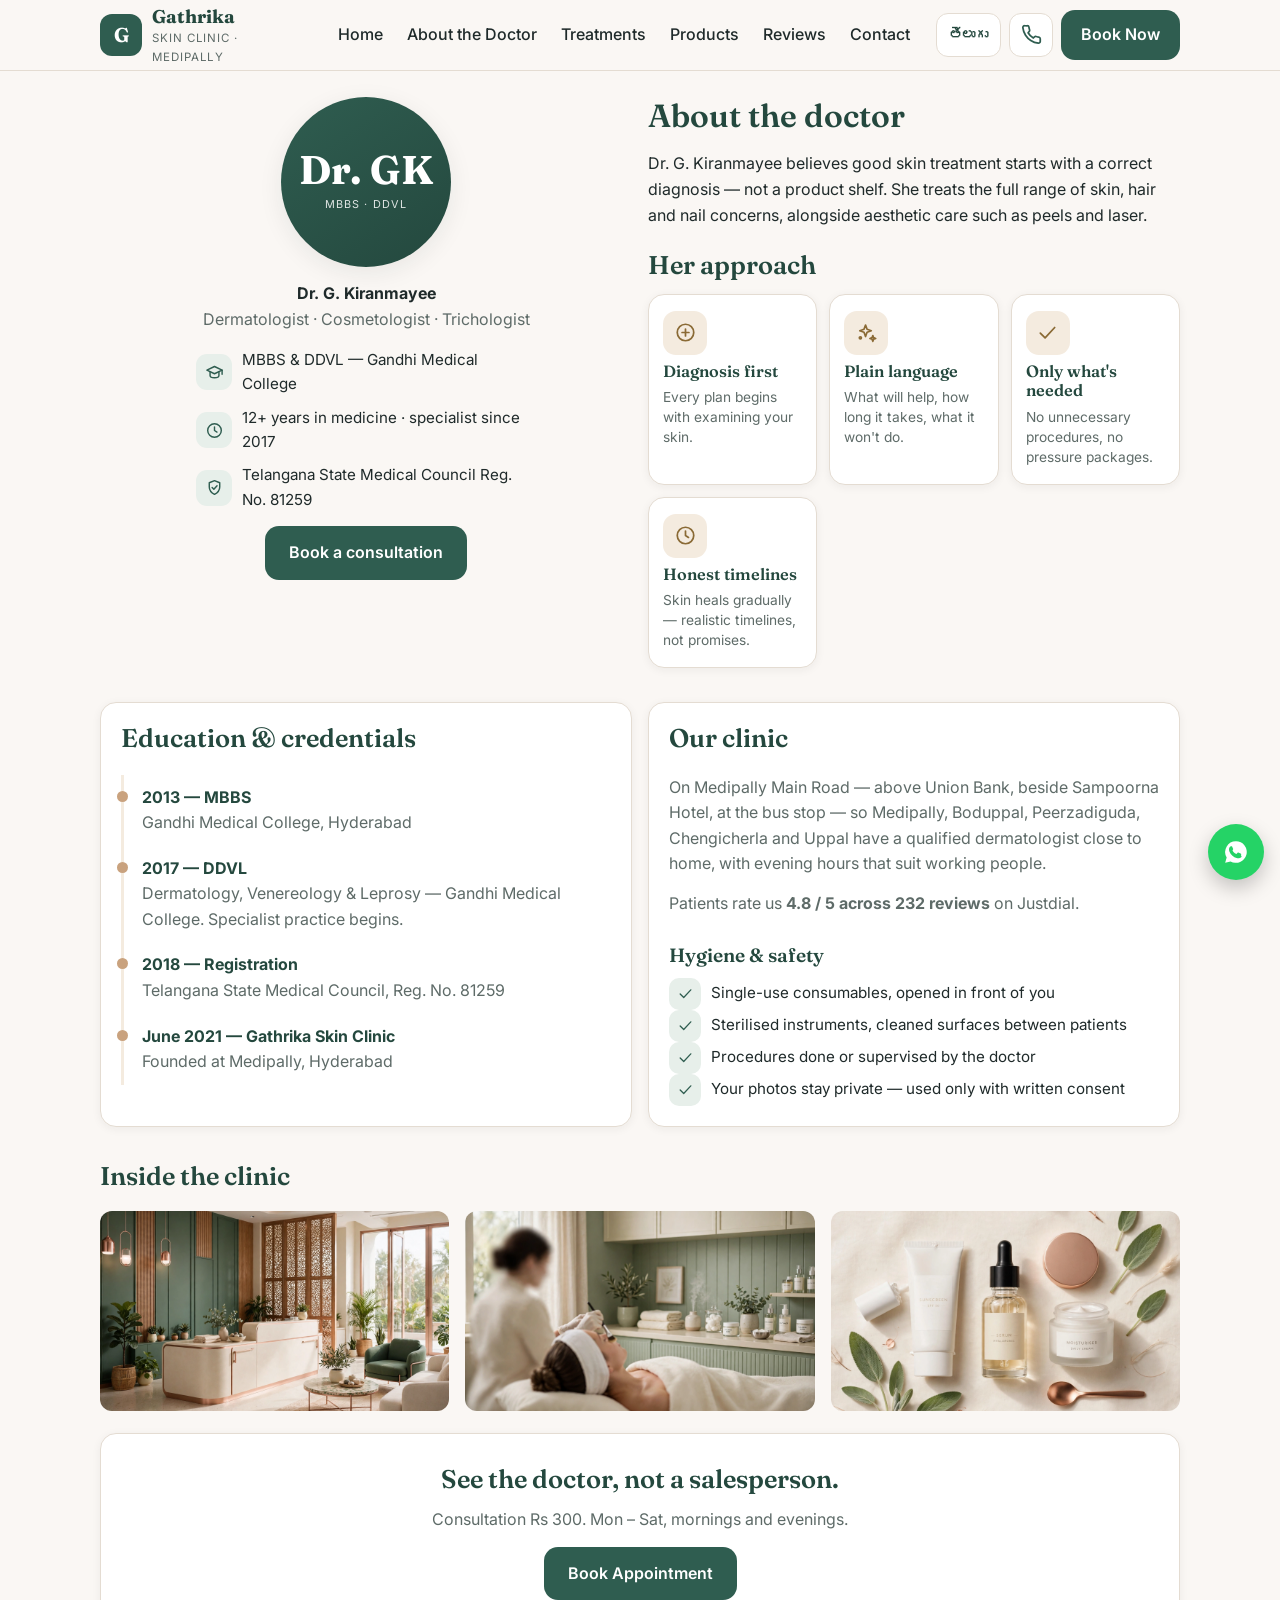
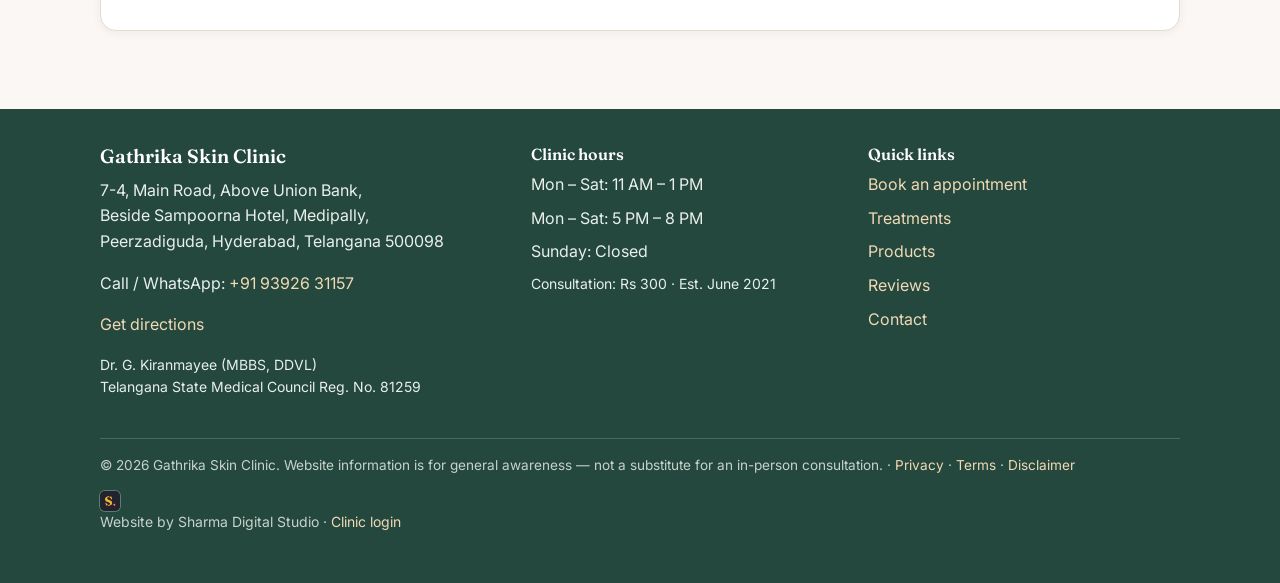
<file: about.html>
<!DOCTYPE html>
<html lang="en">
<head>
<meta charset="UTF-8">
<meta name="viewport" content="width=device-width, initial-scale=1">
<title>About Dr. G. Kiranmayee | Gathrika Skin Clinic, Medipally</title>
<meta name="description" content="Dr. G. Kiranmayee, MBBS DDVL (Gandhi Medical College), TSMC Reg. 81259 — dermatologist at Gathrika Skin Clinic, Medipally, Hyderabad. Doctor-led skin, hair and nail care since June 2021.">
<link rel="preconnect" href="https://fonts.googleapis.com">
<link rel="preconnect" href="https://fonts.gstatic.com" crossorigin>
<link href="https://fonts.googleapis.com/css2?family=Fraunces:wght@500;600;700&family=Inter:wght@400;500;600;700&family=Noto+Sans+Telugu:wght@400;600&display=swap" rel="stylesheet">
<link rel="stylesheet" href="styles.css">
<link rel="icon" href="data:image/svg+xml,%3Csvg xmlns='http://www.w3.org/2000/svg' viewBox='0 0 64 64'%3E%3Crect width='64' height='64' rx='14' fill='%232F5D50'/%3E%3Ctext x='32' y='44' font-family='Georgia' font-size='36' fill='white' text-anchor='middle'%3EG%3C/text%3E%3C/svg%3E">
<script type="application/ld+json">
{
  "@context": "https://schema.org",
  "@type": "Physician",
  "name": "Dr. G. Kiranmayee",
  "medicalSpecialty": "Dermatology",
  "alumniOf": "Gandhi Medical College, Hyderabad",
  "worksFor": { "@type": "MedicalClinic", "name": "Gathrika Skin Clinic" },
  "address": {
    "@type": "PostalAddress",
    "streetAddress": "7-4, Main Road, Above Union Bank, Beside Sampoorna Hotel, Medipally, Peerzadiguda",
    "addressLocality": "Hyderabad", "addressRegion": "Telangana", "postalCode": "500098", "addressCountry": "IN"
  }
}
</script>
</head>
<body>
<main>
  <section class="section" style="padding-top:26px">
    <div class="container">
      <div class="grid grid-2" style="align-items:start">
        <div style="text-align:center" class="reveal">
          <div class="monogram" role="img" aria-label="Monogram of Dr. G. Kiranmayee" style="width:170px;height:170px">
            <span class="mono-initials" style="font-size:2.5rem">Dr. GK</span>
            <span class="mono-sub">MBBS · DDVL</span>
          </div>
          <p style="margin-top:14px"><strong>Dr. G. Kiranmayee</strong><br>
          <span class="muted">Dermatologist · Cosmetologist · Trichologist</span></p>
          <div class="cred-rows" style="text-align:left;max-width:340px;margin:14px auto">
            <div class="cred-row" style="color:var(--ink)"><span class="stat-ic" style="background:var(--primary-soft);color:var(--primary)" id="cr-1"></span><span>MBBS &amp; DDVL — Gandhi Medical College</span></div>
            <div class="cred-row" style="color:var(--ink)"><span class="stat-ic" style="background:var(--primary-soft);color:var(--primary)" id="cr-2"></span><span>12+ years in medicine · specialist since 2017</span></div>
            <div class="cred-row" style="color:var(--ink)"><span class="stat-ic" style="background:var(--primary-soft);color:var(--primary)" id="cr-3"></span><span>Telangana State Medical Council Reg. No. 81259</span></div>
          </div>
          <a class="btn btn-primary" href="book.html?service=dermatology-consultation">Book a consultation</a>
        </div>
        <div class="reveal">
          <h1>About the doctor</h1>
          <p>Dr. G. Kiranmayee believes good skin treatment starts with a correct diagnosis — not a product shelf. She treats the full range of skin, hair and nail concerns, alongside aesthetic care such as peels and laser.</p>
          <h2 style="margin-top:22px">Her approach</h2>
          <div class="concern-grid" style="margin-top:12px" id="approach"></div>
        </div>
      </div>
    </div>
  </section>

  <section class="section" style="padding-top:0">
    <div class="container">
      <div class="grid grid-2">
        <div class="card reveal">
          <h2>Education &amp; credentials</h2>
          <ul class="timeline">
            <li><strong>2013 — MBBS</strong><br><span class="muted">Gandhi Medical College, Hyderabad</span></li>
            <li><strong>2017 — DDVL</strong><br><span class="muted">Dermatology, Venereology &amp; Leprosy — Gandhi Medical College. Specialist practice begins.</span></li>
            <li><strong>2018 — Registration</strong><br><span class="muted">Telangana State Medical Council, Reg. No. 81259</span></li>
            <li><strong>June 2021 — Gathrika Skin Clinic</strong><br><span class="muted">Founded at Medipally, Hyderabad</span></li>
          </ul>
        </div>
        <div class="card reveal">
          <h2>Our clinic</h2>
          <p>On Medipally Main Road — above Union Bank, beside Sampoorna Hotel, at the bus stop — so Medipally, Boduppal, Peerzadiguda, Chengicherla and Uppal have a qualified dermatologist close to home, with evening hours that suit working people.</p>
          <p>Patients rate us <strong>4.8 / 5 across 232 reviews</strong> on Justdial.</p>
          <h3 style="margin-top:14px">Hygiene &amp; safety</h3>
          <div id="hygiene"></div>
        </div>
      </div>
    </div>
  </section>

  <section class="section" style="padding-top:0">
    <div class="container">
      <div class="section-head reveal"><h2>Inside the clinic</h2></div>
      <div class="grid grid-3">
        <img class="card-img reveal" style="height:200px" src="assets/hero.webp" alt="Treatment room at Gathrika Skin Clinic" loading="lazy">
        <img class="card-img reveal" style="height:200px" src="assets/treatment.webp" alt="Calm treatment ambience at Gathrika Skin Clinic" loading="lazy">
        <img class="card-img reveal" style="height:200px" src="assets/products.webp" alt="Doctor-recommended skin care products at the clinic" loading="lazy">
      </div>
      <div class="card reveal" style="margin-top:22px;text-align:center;align-items:center;padding:30px 22px">
        <h2 style="margin-bottom:4px">See the doctor, not a salesperson.</h2>
        <p class="muted" style="max-width:34em">Consultation Rs 300. Mon – Sat, mornings and evenings.</p>
        <a class="btn btn-primary" href="book.html">Book Appointment</a>
      </div>
    </div>
  </section>
</main>
<script src="data.js"></script>
<script>
  renderChrome("about.html");
  document.getElementById("cr-1").innerHTML = iconSvg("cap", 19);
  document.getElementById("cr-2").innerHTML = iconSvg("clock", 19);
  document.getElementById("cr-3").innerHTML = iconSvg("shield", 19);
  const APPROACH = [
    { icon: "plus-circle", t: "Diagnosis first", d: "Every plan begins with examining your skin." },
    { icon: "sparkle",     t: "Plain language",  d: "What will help, how long it takes, what it won't do." },
    { icon: "check",       t: "Only what's needed", d: "No unnecessary procedures, no pressure packages." },
    { icon: "clock",       t: "Honest timelines", d: "Skin heals gradually — realistic timelines, not promises." }
  ];
  document.getElementById("approach").innerHTML = APPROACH.map(a => `
    <div class="concern" style="cursor:default">
      <span class="c-ic">${iconSvg(a.icon, 23)}</span>
      <h3>${a.t}</h3><p>${a.d}</p>
    </div>`).join("");
  const HYGIENE = [
    "Single-use consumables, opened in front of you",
    "Sterilised instruments, cleaned surfaces between patients",
    "Procedures done or supervised by the doctor",
    "Your photos stay private — used only with written consent"
  ];
  document.getElementById("hygiene").innerHTML = HYGIENE.map(h => `
    <div class="cred-row" style="color:var(--ink)"><span class="stat-ic" style="background:var(--primary-soft);color:var(--primary);width:32px;height:32px;border-radius:10px">${iconSvg("check", 17)}</span><span>${h}</span></div>`).join("");
</script>
</body>
</html>
</file>
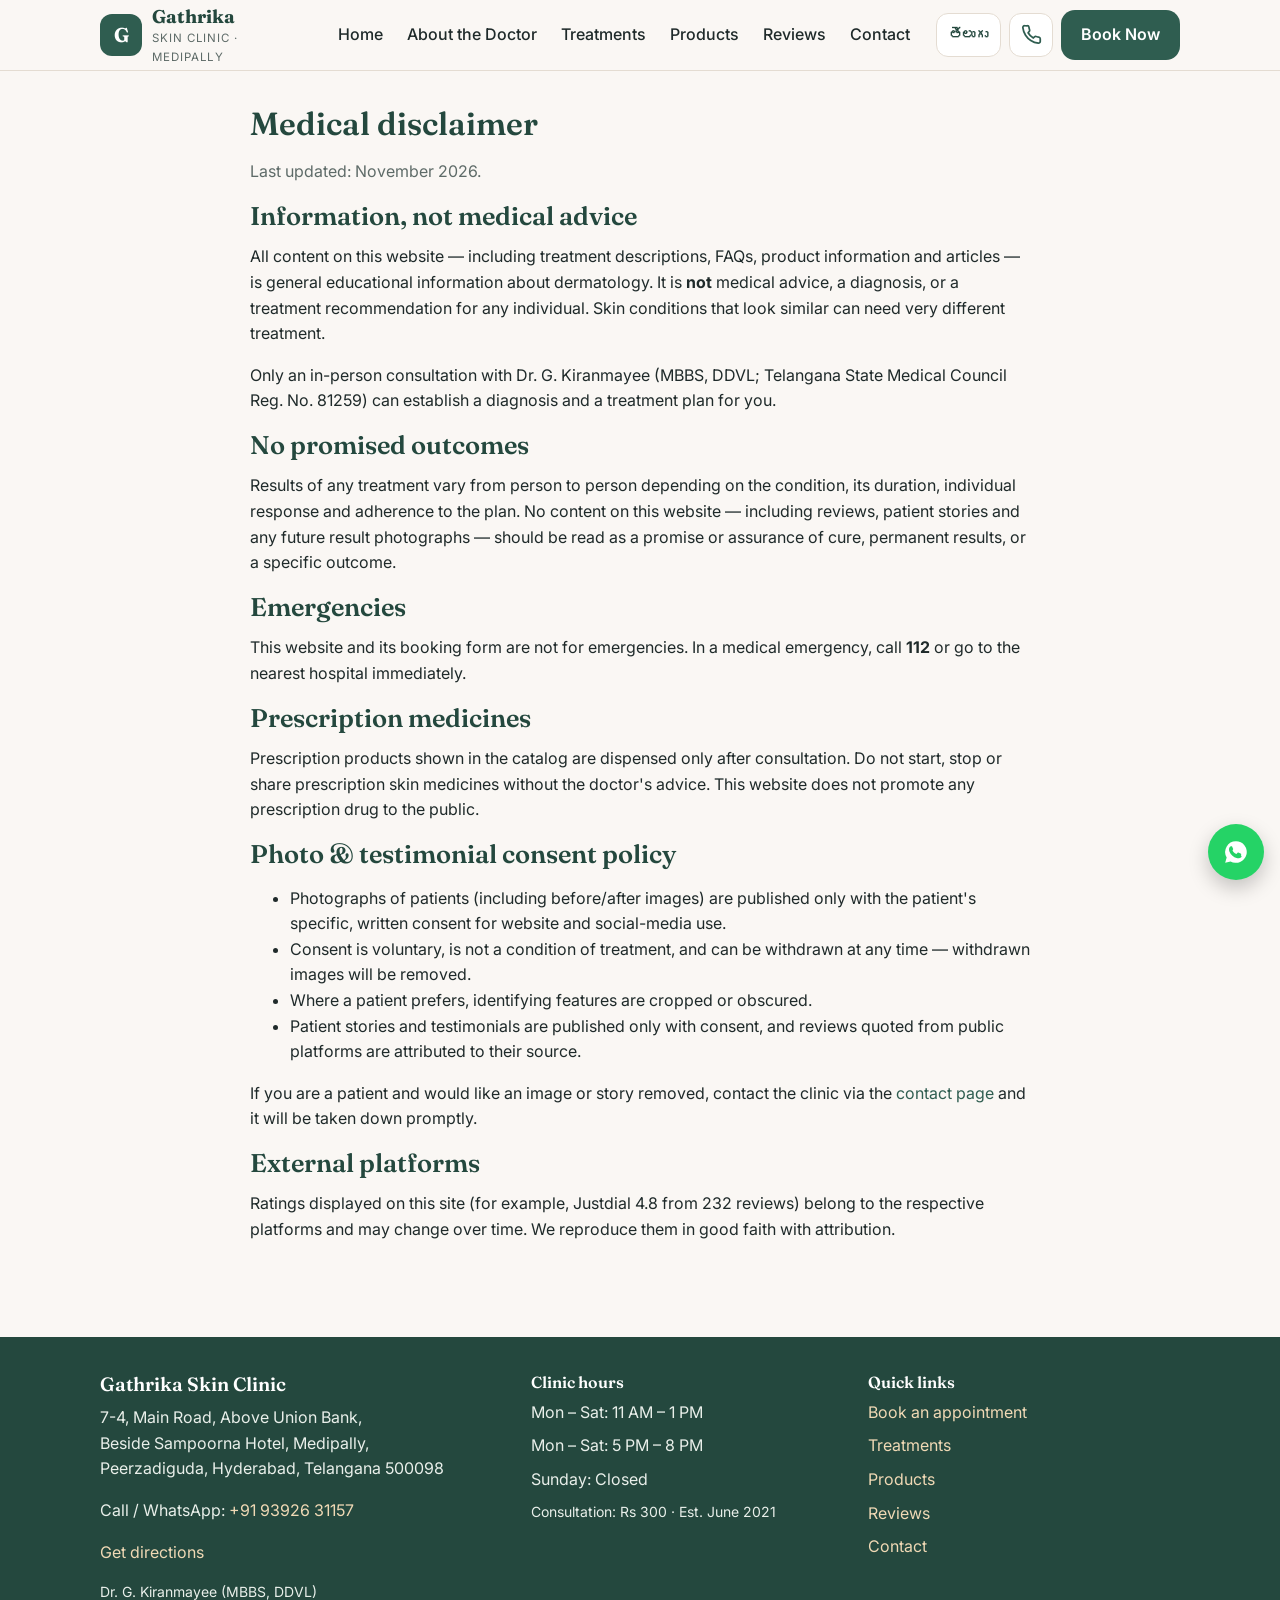
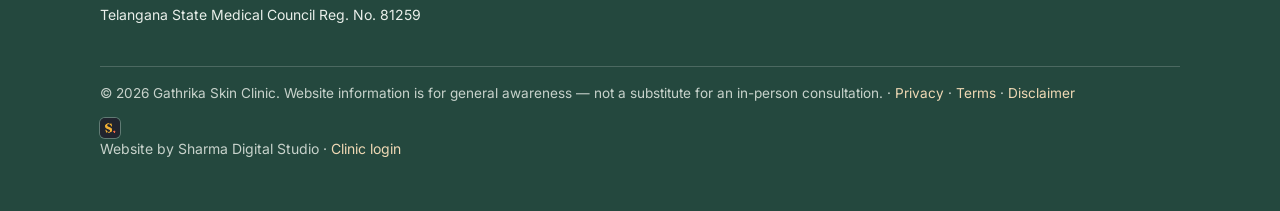
<file: disclaimer.html>
<!DOCTYPE html>
<html lang="en">
<head>
<meta charset="UTF-8">
<meta name="viewport" content="width=device-width, initial-scale=1">
<title>Medical Disclaimer &amp; Photo Consent Policy | Gathrika Skin Clinic</title>
<meta name="description" content="Medical disclaimer for the Gathrika Skin Clinic website and the clinic's photo consent policy for patient images and results.">
<link rel="preconnect" href="https://fonts.googleapis.com">
<link rel="preconnect" href="https://fonts.gstatic.com" crossorigin>
<link href="https://fonts.googleapis.com/css2?family=Fraunces:wght@500;600;700&family=Inter:wght@400;500;600;700&family=Noto+Sans+Telugu:wght@400;600&display=swap" rel="stylesheet">
<link rel="stylesheet" href="styles.css">
<link rel="icon" href="data:image/svg+xml,%3Csvg xmlns='http://www.w3.org/2000/svg' viewBox='0 0 64 64'%3E%3Crect width='64' height='64' rx='14' fill='%232F5D50'/%3E%3Ctext x='32' y='44' font-family='Georgia' font-size='36' fill='white' text-anchor='middle'%3EG%3C/text%3E%3C/svg%3E">
</head>
<body>
<main>
  <section class="section">
    <div class="container" style="max-width:820px">
      <h1>Medical disclaimer</h1>
      <p class="muted">Last updated: November 2026.</p>

      <h2>Information, not medical advice</h2>
      <p>All content on this website — including treatment descriptions, FAQs, product information and articles — is general educational information about dermatology. It is <strong>not</strong> medical advice, a diagnosis, or a treatment recommendation for any individual. Skin conditions that look similar can need very different treatment.</p>
      <p>Only an in-person consultation with Dr. G. Kiranmayee (MBBS, DDVL; Telangana State Medical Council Reg. No. 81259) can establish a diagnosis and a treatment plan for you.</p>

      <h2>No promised outcomes</h2>
      <p>Results of any treatment vary from person to person depending on the condition, its duration, individual response and adherence to the plan. No content on this website — including reviews, patient stories and any future result photographs — should be read as a promise or assurance of cure, permanent results, or a specific outcome.</p>

      <h2>Emergencies</h2>
      <p>This website and its booking form are not for emergencies. In a medical emergency, call <strong>112</strong> or go to the nearest hospital immediately.</p>

      <h2>Prescription medicines</h2>
      <p>Prescription products shown in the catalog are dispensed only after consultation. Do not start, stop or share prescription skin medicines without the doctor's advice. This website does not promote any prescription drug to the public.</p>

      <h2>Photo &amp; testimonial consent policy</h2>
      <ul>
        <li>Photographs of patients (including before/after images) are published only with the patient's specific, written consent for website and social-media use.</li>
        <li>Consent is voluntary, is not a condition of treatment, and can be withdrawn at any time — withdrawn images will be removed.</li>
        <li>Where a patient prefers, identifying features are cropped or obscured.</li>
        <li>Patient stories and testimonials are published only with consent, and reviews quoted from public platforms are attributed to their source.</li>
      </ul>
      <p>If you are a patient and would like an image or story removed, contact the clinic via the <a href="contact.html">contact page</a> and it will be taken down promptly.</p>

      <h2>External platforms</h2>
      <p>Ratings displayed on this site (for example, Justdial 4.8 from 232 reviews) belong to the respective platforms and may change over time. We reproduce them in good faith with attribution.</p>
    </div>
  </section>
</main>
<script src="data.js"></script>
<script>renderChrome("disclaimer.html");</script>
</body>
</html>
</file>
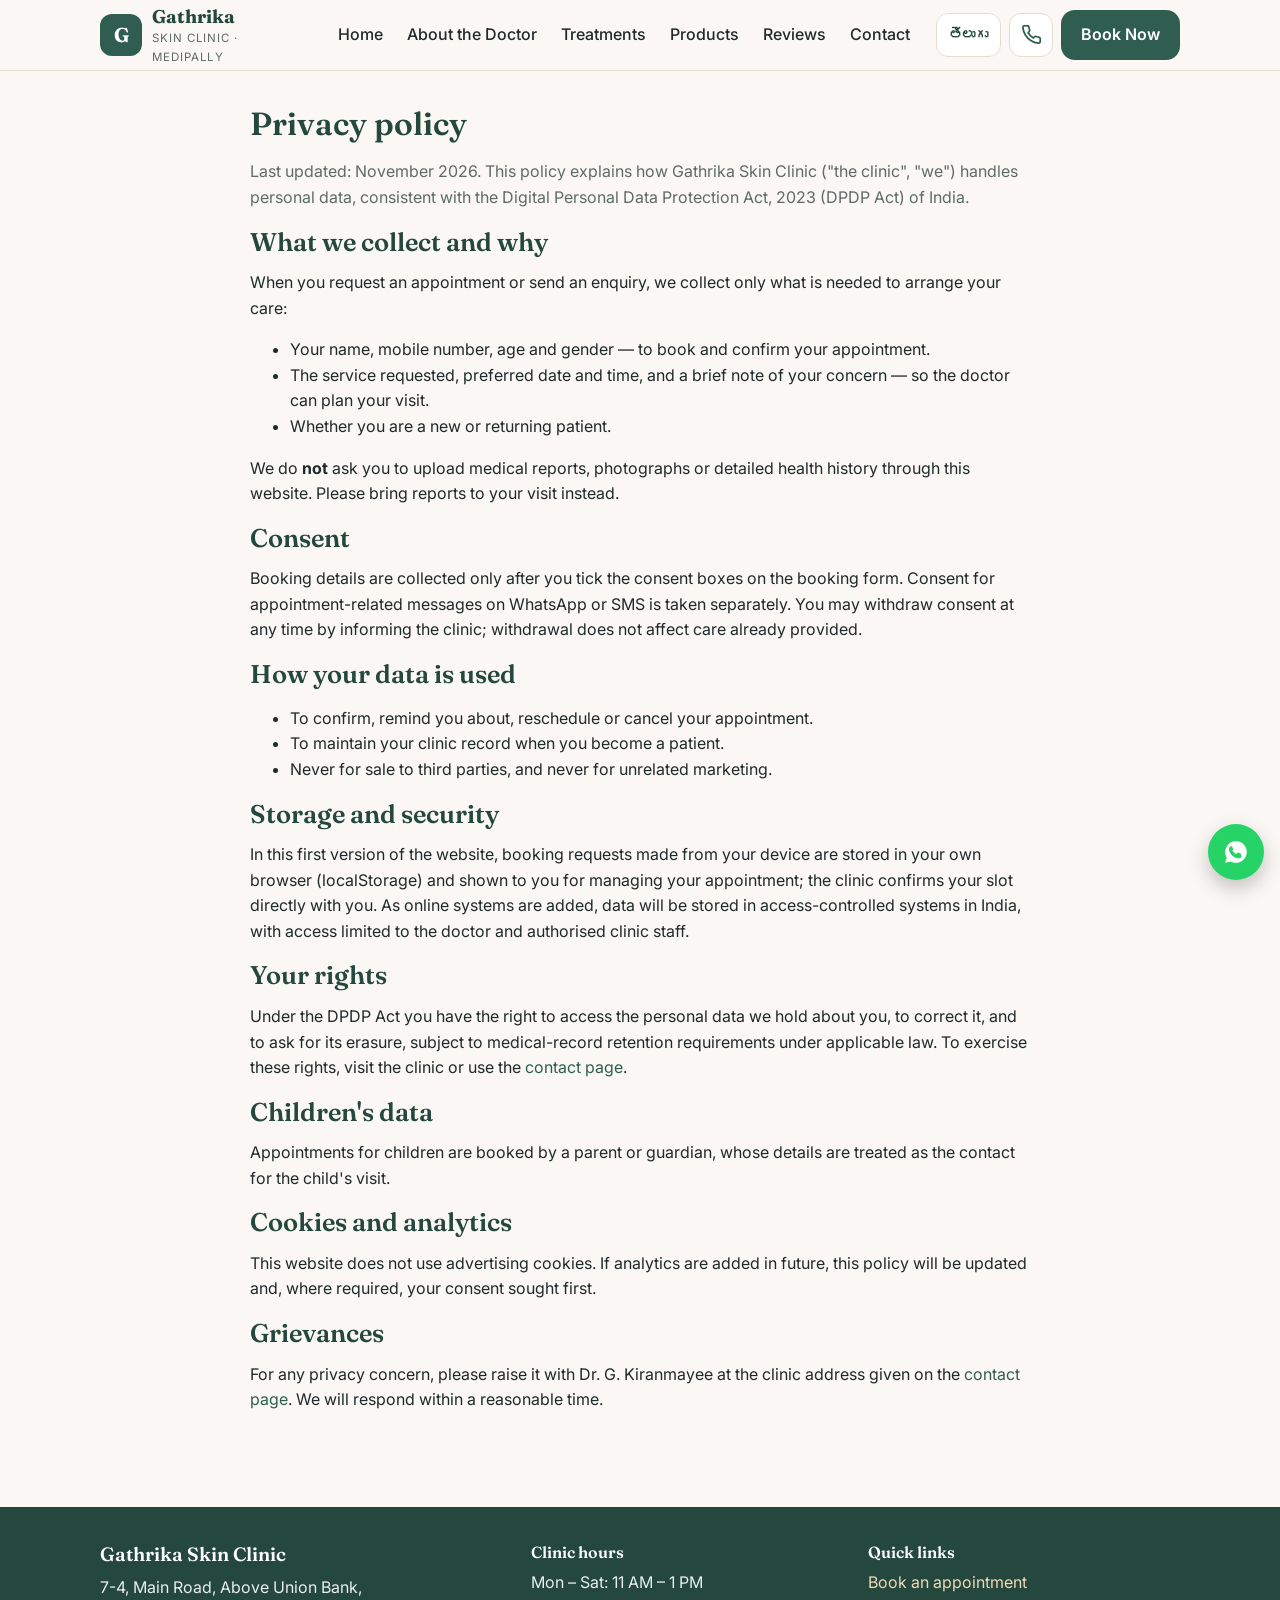
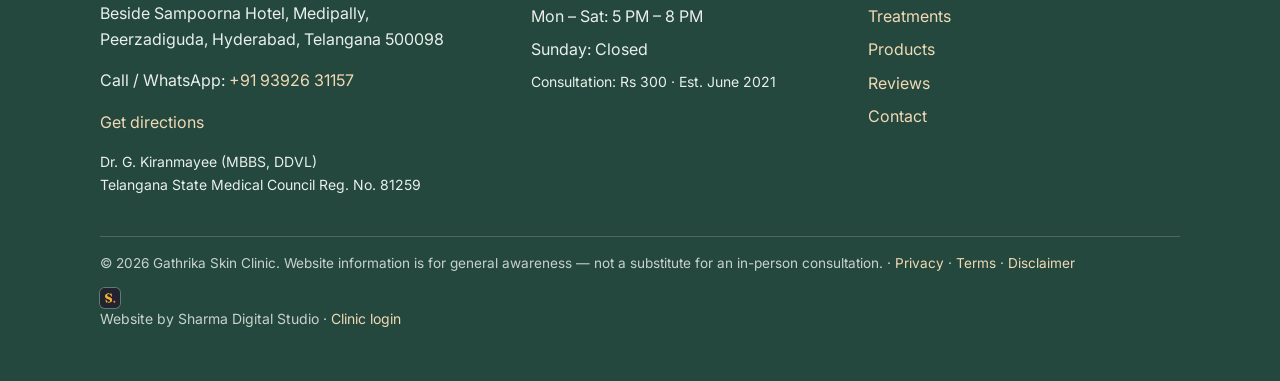
<file: privacy.html>
<!DOCTYPE html>
<html lang="en">
<head>
<meta charset="UTF-8">
<meta name="viewport" content="width=device-width, initial-scale=1">
<title>Privacy Policy | Gathrika Skin Clinic, Medipally</title>
<meta name="description" content="How Gathrika Skin Clinic collects, uses and protects your personal data, in line with India's Digital Personal Data Protection Act, 2023.">
<link rel="preconnect" href="https://fonts.googleapis.com">
<link rel="preconnect" href="https://fonts.gstatic.com" crossorigin>
<link href="https://fonts.googleapis.com/css2?family=Fraunces:wght@500;600;700&family=Inter:wght@400;500;600;700&family=Noto+Sans+Telugu:wght@400;600&display=swap" rel="stylesheet">
<link rel="stylesheet" href="styles.css">
<link rel="icon" href="data:image/svg+xml,%3Csvg xmlns='http://www.w3.org/2000/svg' viewBox='0 0 64 64'%3E%3Crect width='64' height='64' rx='14' fill='%232F5D50'/%3E%3Ctext x='32' y='44' font-family='Georgia' font-size='36' fill='white' text-anchor='middle'%3EG%3C/text%3E%3C/svg%3E">
</head>
<body>
<main>
  <section class="section">
    <div class="container" style="max-width:820px">
      <h1>Privacy policy</h1>
      <p class="muted">Last updated: November 2026. This policy explains how Gathrika Skin Clinic ("the clinic", "we") handles personal data, consistent with the Digital Personal Data Protection Act, 2023 (DPDP Act) of India.</p>

      <h2>What we collect and why</h2>
      <p>When you request an appointment or send an enquiry, we collect only what is needed to arrange your care:</p>
      <ul>
        <li>Your name, mobile number, age and gender — to book and confirm your appointment.</li>
        <li>The service requested, preferred date and time, and a brief note of your concern — so the doctor can plan your visit.</li>
        <li>Whether you are a new or returning patient.</li>
      </ul>
      <p>We do <strong>not</strong> ask you to upload medical reports, photographs or detailed health history through this website. Please bring reports to your visit instead.</p>

      <h2>Consent</h2>
      <p>Booking details are collected only after you tick the consent boxes on the booking form. Consent for appointment-related messages on WhatsApp or SMS is taken separately. You may withdraw consent at any time by informing the clinic; withdrawal does not affect care already provided.</p>

      <h2>How your data is used</h2>
      <ul>
        <li>To confirm, remind you about, reschedule or cancel your appointment.</li>
        <li>To maintain your clinic record when you become a patient.</li>
        <li>Never for sale to third parties, and never for unrelated marketing.</li>
      </ul>

      <h2>Storage and security</h2>
      <p>In this first version of the website, booking requests made from your device are stored in your own browser (localStorage) and shown to you for managing your appointment; the clinic confirms your slot directly with you. As online systems are added, data will be stored in access-controlled systems in India, with access limited to the doctor and authorised clinic staff.</p>

      <h2>Your rights</h2>
      <p>Under the DPDP Act you have the right to access the personal data we hold about you, to correct it, and to ask for its erasure, subject to medical-record retention requirements under applicable law. To exercise these rights, visit the clinic or use the <a href="contact.html">contact page</a>.</p>

      <h2>Children's data</h2>
      <p>Appointments for children are booked by a parent or guardian, whose details are treated as the contact for the child's visit.</p>

      <h2>Cookies and analytics</h2>
      <p>This website does not use advertising cookies. If analytics are added in future, this policy will be updated and, where required, your consent sought first.</p>

      <h2>Grievances</h2>
      <p>For any privacy concern, please raise it with Dr. G. Kiranmayee at the clinic address given on the <a href="contact.html">contact page</a>. We will respond within a reasonable time.</p>
    </div>
  </section>
</main>
<script src="data.js"></script>
<script>renderChrome("privacy.html");</script>
</body>
</html>
</file>
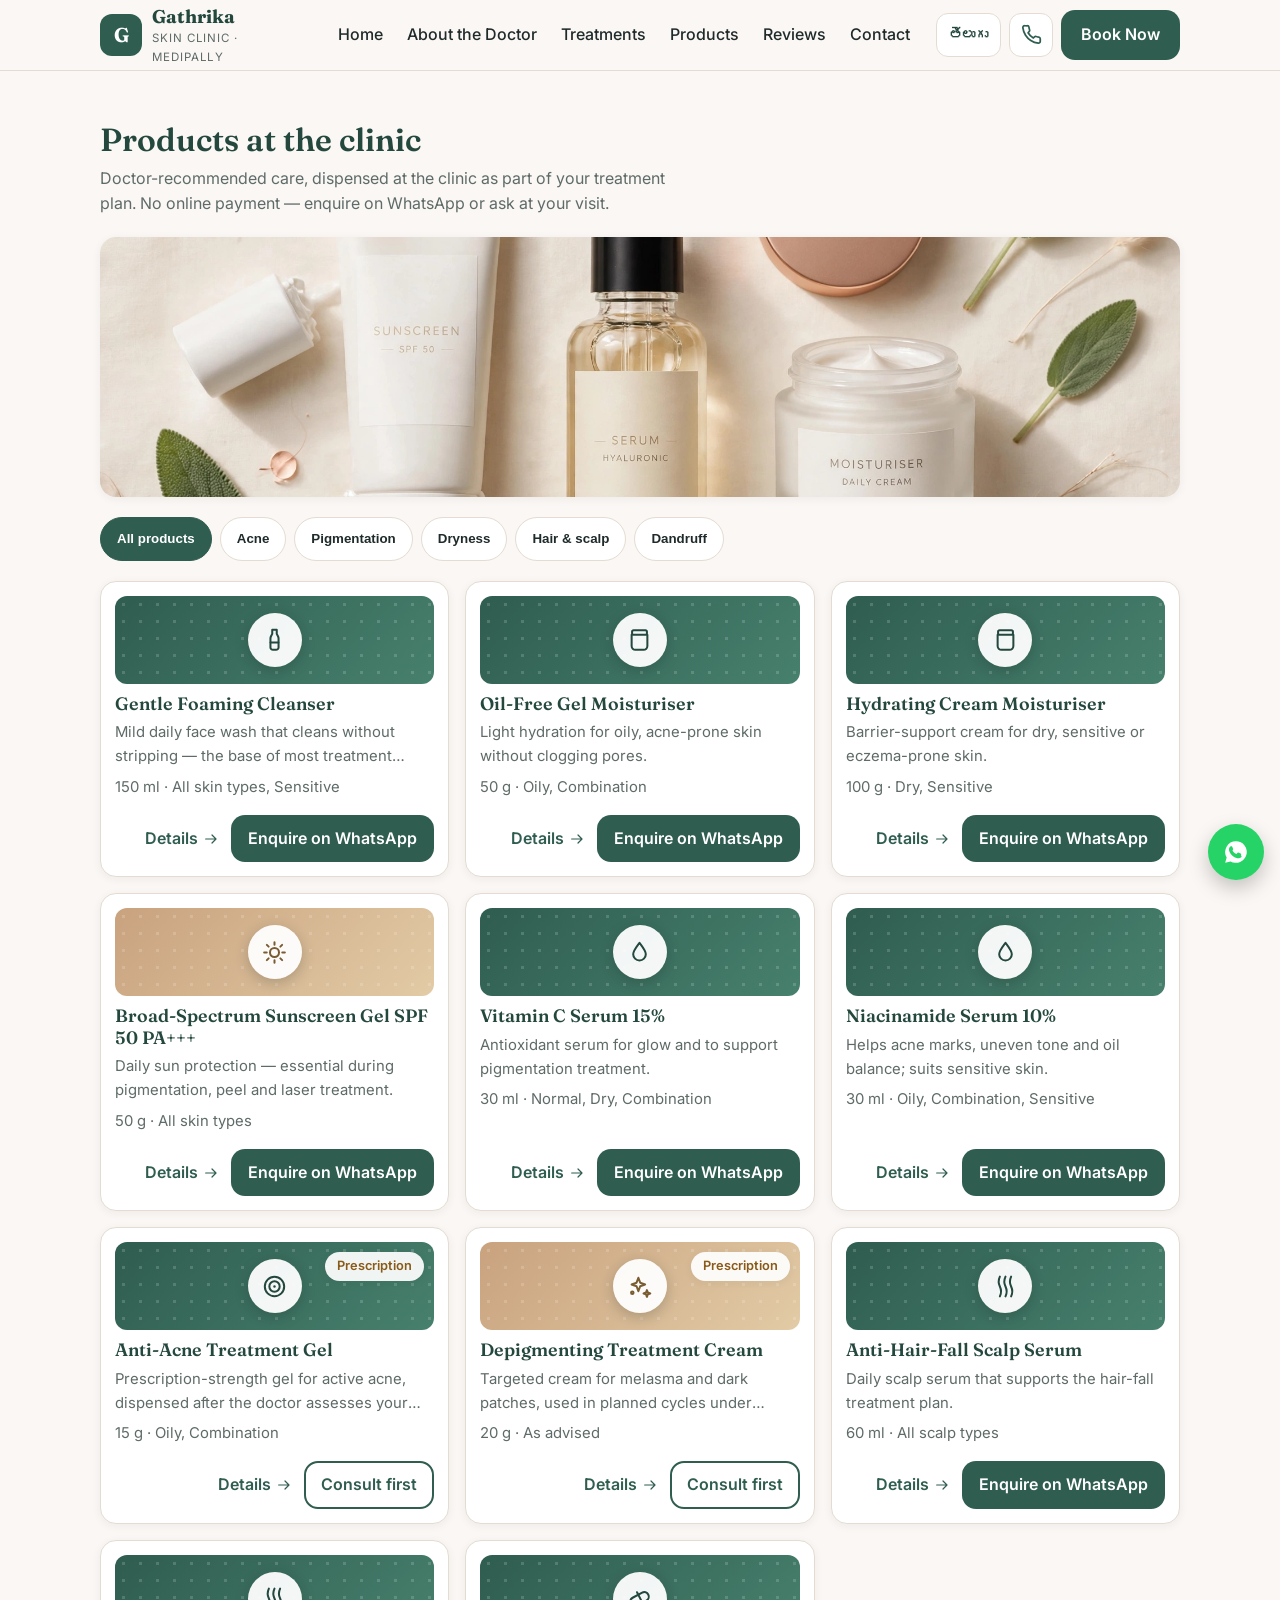
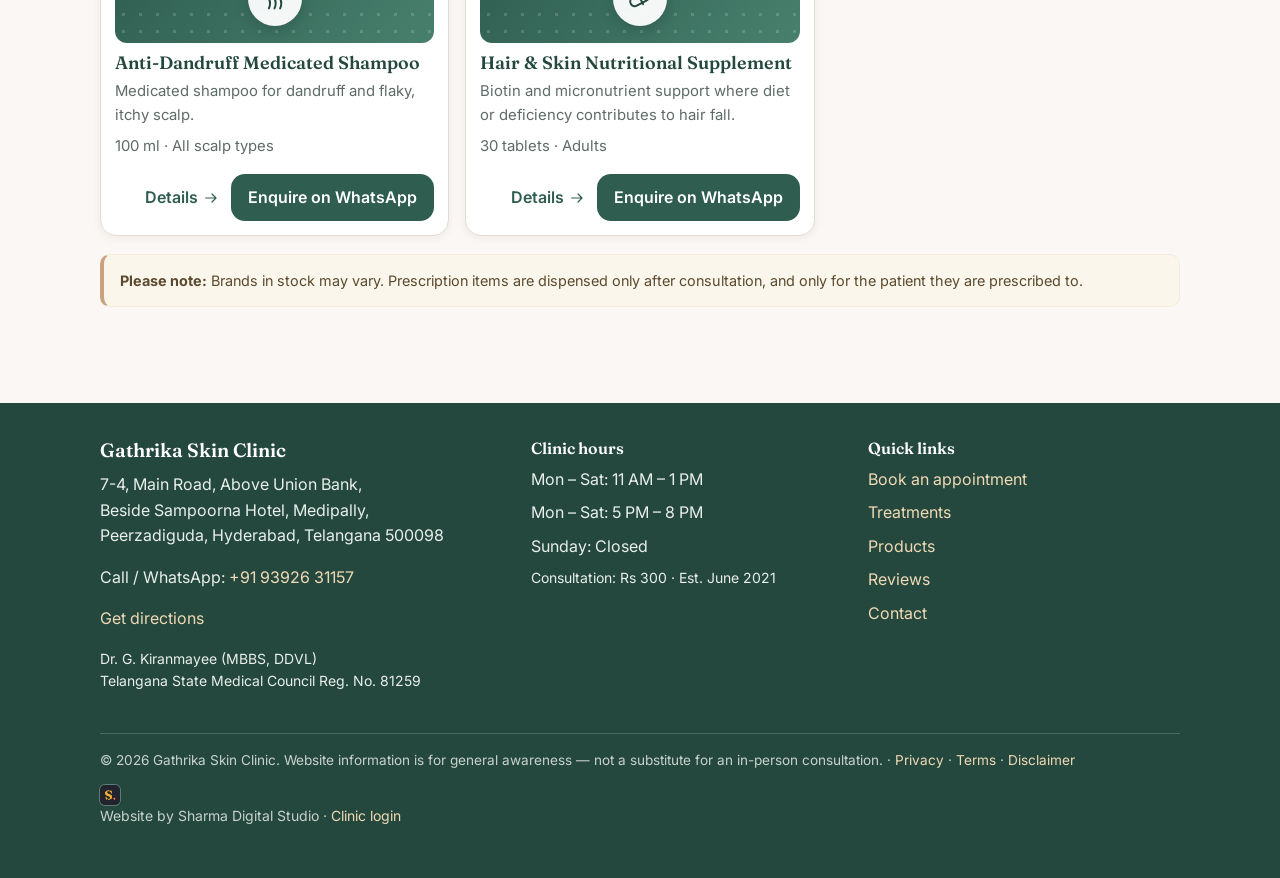
<file: products.html>
<!DOCTYPE html>
<html lang="en">
<head>
<meta charset="UTF-8">
<meta name="viewport" content="width=device-width, initial-scale=1">
<title>Skin &amp; Hair Care Products at the Clinic | Gathrika Skin Clinic, Medipally</title>
<meta name="description" content="Doctor-recommended sunscreens, cleansers, moisturisers, serums and scalp care dispensed at Gathrika Skin Clinic, Medipally. Showroom catalog — enquire at the clinic.">
<link rel="preconnect" href="https://fonts.googleapis.com">
<link rel="preconnect" href="https://fonts.gstatic.com" crossorigin>
<link href="https://fonts.googleapis.com/css2?family=Fraunces:wght@500;600;700&family=Inter:wght@400;500;600;700&family=Noto+Sans+Telugu:wght@400;600&display=swap" rel="stylesheet">
<link rel="stylesheet" href="styles.css">
<link rel="icon" href="data:image/svg+xml,%3Csvg xmlns='http://www.w3.org/2000/svg' viewBox='0 0 64 64'%3E%3Crect width='64' height='64' rx='14' fill='%232F5D50'/%3E%3Ctext x='32' y='44' font-family='Georgia' font-size='36' fill='white' text-anchor='middle'%3EG%3C/text%3E%3C/svg%3E">
</head>
<body>
<main>
  <section class="section" style="padding-top:26px">
    <div class="container">
      <div class="page-head">
        <h1>Products at the clinic</h1>
        <p>Doctor-recommended care, dispensed at the clinic as part of your treatment plan. No online payment — enquire on WhatsApp or ask at your visit.</p>
      </div>
      <img class="banner-img" src="assets/products.webp" alt="Skin and hair care products dispensed at Gathrika Skin Clinic" style="margin:14px 0 20px">
      <div class="filter-bar" id="productFilters" role="group" aria-label="Filter products"></div>
      <div class="grid grid-3" id="productGrid"></div>
      <div class="disclaimer-box"><strong>Please note:</strong> Brands in stock may vary. Prescription items are dispensed only after consultation, and only for the patient they are prescribed to.</div>
    </div>
  </section>

  <section class="section" id="productDetail" hidden style="padding-top:0">
    <div class="container" style="max-width:760px">
      <p><a href="products.html" onclick="hideDetail(event)">← All products</a></p>
      <div id="productDetailContent"></div>
    </div>
  </section>
</main>

<script src="data.js"></script>
<script>
  renderChrome("products.html");

  const FILTERS = [
    ["all", "All products"], ["acne", "Acne"], ["pigmentation", "Pigmentation"],
    ["dryness", "Dryness"], ["hair", "Hair & scalp"], ["dandruff", "Dandruff"]
  ];
  let active = "all";
  const bar = document.getElementById("productFilters");
  const grid = document.getElementById("productGrid");

  function renderBar() {
    bar.innerHTML = FILTERS.map(([v, l]) =>
      `<button type="button" class="filter-btn ${v === active ? "active" : ""}" data-f="${v}">${l}</button>`).join("");
    bar.querySelectorAll("[data-f]").forEach(b => b.addEventListener("click", () => {
      active = b.dataset.f; renderBar(); renderGrid();
    }));
  }

  function enquireLabel(p) {
    return p.rxOnly ? "Consult first" : "Enquire on WhatsApp";
  }

  function renderGrid() {
    const items = PRODUCTS.filter(p => active === "all" || p.concerns.includes(active));
    grid.innerHTML = items.map(p => `
      <article class="card tcard" id="card-${p.slug}">
        <div class="art-band ${p.category === 'Sunscreens' || p.category === 'Pigmentation Care' ? 'art-aesthetic' : ''}"><span class="art-medal">${iconSvg(productIcon(p), 27)}</span>${p.rxOnly ? '<span class="art-chip"><span class="chip chip-consult">Prescription</span></span>' : ""}</div>
        <h3>${p.name}</h3>
        <p class="clamp2">${p.use}</p>
        <p class="small muted" style="margin:0">${p.size} · ${p.skinTypes.join(", ")}</p>
        <div class="tcard-foot">
          <a class="go" href="products.html#${p.slug}">Details ${iconSvg("arrow", 16)}</a>
          <a class="btn ${p.rxOnly ? "btn-outline" : "btn-primary"} btn-sm book-mini"
             href="${p.rxOnly ? "book.html?service=dermatology-consultation" : waHref("Hi, I'd like to know about " + p.name + " at Gathrika Skin Clinic.")}"
             ${!p.rxOnly && hasWhatsApp() ? 'target="_blank" rel="noopener"' : ""}>${enquireLabel(p)}</a>
        </div>
      </article>`).join("") || `<p class="muted">No products in this filter.</p>`;
  }

  function showDetail(p) {
    document.getElementById("productDetail").hidden = false;
    document.getElementById("productDetailContent").innerHTML = `
      <div class="card">
        <div class="art-band ${p.category === 'Sunscreens' || p.category === 'Pigmentation Care' ? 'art-aesthetic' : ''}" style="margin-bottom:14px"><span class="art-medal">${iconSvg(productIcon(p), 27)}</span>${p.rxOnly ? '<span class="art-chip"><span class="chip chip-consult">Prescription — after consultation</span></span>' : ""}</div>
        <span class="chip chip-accent">${p.category}</span>
        <h2 style="margin-top:6px">${p.name}</h2>
        <p>${p.use}</p>
        <table class="info-table">
          <tr><th>Size</th><td>${p.size}</td></tr>
          <tr><th>Suitable for</th><td>${p.skinTypes.join(", ")}</td></tr>
          <tr><th>Key ingredients</th><td>${p.ingredients}</td></tr>
          <tr><th>How to use</th><td>${p.usage}</td></tr>
          <tr><th>Cautions</th><td>${p.cautions}</td></tr>
          <tr><th>Price</th><td>Confirmed at the clinic (depends on the brand in stock)</td></tr>
        </table>
        <div class="card-foot" style="margin-top:14px">
          ${p.rxOnly
            ? `<a class="btn btn-primary" href="book.html?service=dermatology-consultation">Book a consultation</a>`
            : `<a class="btn btn-primary" href="${waHref("Hi, I'd like to know about " + p.name + " at Gathrika Skin Clinic.")}" ${hasWhatsApp() ? 'target="_blank" rel="noopener"' : ""}>Enquire on WhatsApp</a>
               <span class="muted">or simply ask at your visit.</span>`}
        </div>
      </div>`;
    document.getElementById("productDetail").scrollIntoView({ behavior: "smooth" });
  }

  function hideDetail(e) {
    if (e) e.preventDefault();
    document.getElementById("productDetail").hidden = true;
    history.replaceState(null, "", "products.html");
  }

  function route() {
    const slug = (location.hash || "").replace("#", "");
    const p = slug && productBySlug(slug);
    if (p) showDetail(p);
  }

  renderBar();
  renderGrid();
  window.addEventListener("hashchange", route);
  route();
</script>
</body>
</html>
</file>
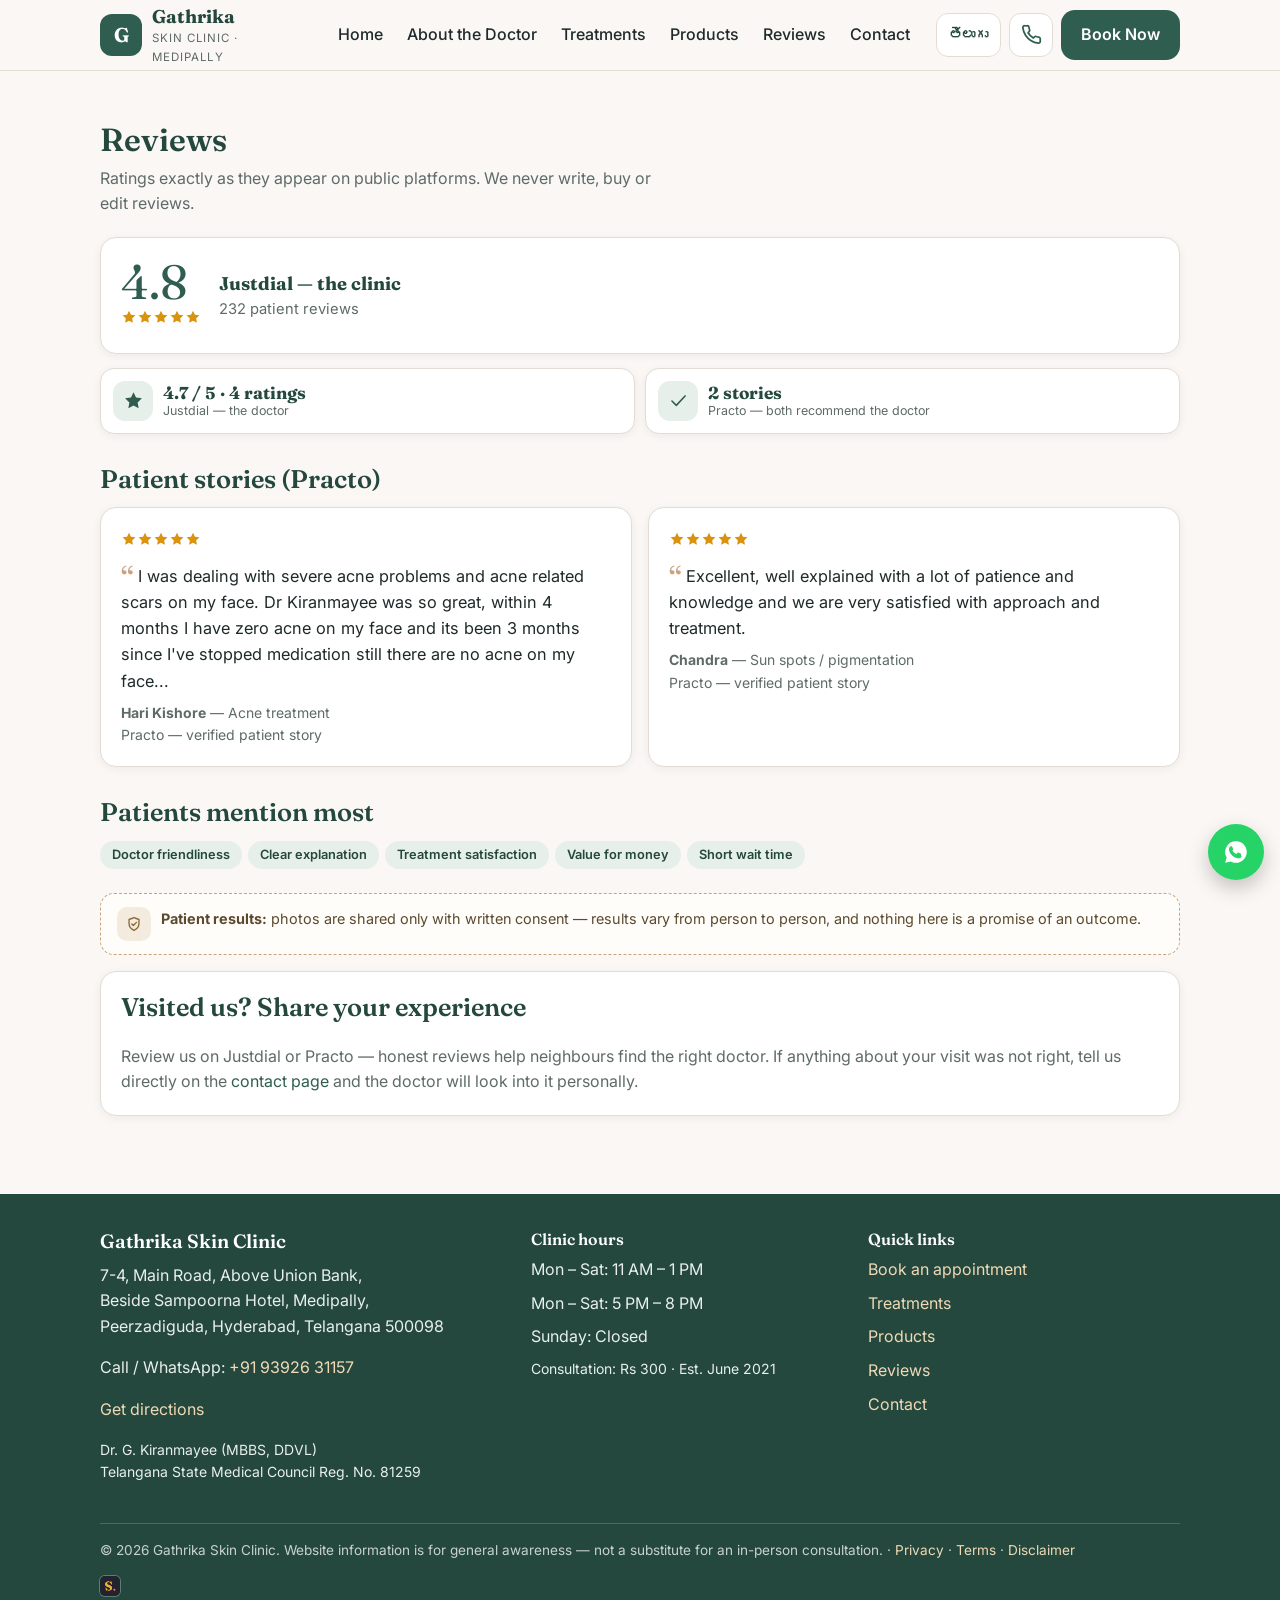
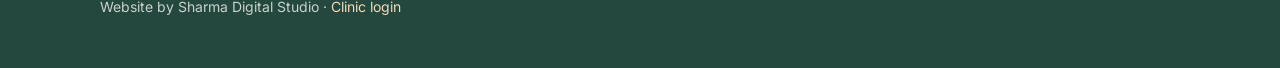
<file: reviews.html>
<!DOCTYPE html>
<html lang="en">
<head>
<meta charset="UTF-8">
<meta name="viewport" content="width=device-width, initial-scale=1">
<title>Patient Reviews &amp; Ratings | Gathrika Skin Clinic, Medipally</title>
<meta name="description" content="Gathrika Skin Clinic is rated 4.8 from 232 reviews on Justdial. Read verified patient stories from Practo about acne and pigmentation treatment with Dr. G. Kiranmayee.">
<link rel="preconnect" href="https://fonts.googleapis.com">
<link rel="preconnect" href="https://fonts.gstatic.com" crossorigin>
<link href="https://fonts.googleapis.com/css2?family=Fraunces:wght@500;600;700&family=Inter:wght@400;500;600;700&family=Noto+Sans+Telugu:wght@400;600&display=swap" rel="stylesheet">
<link rel="stylesheet" href="styles.css">
<link rel="icon" href="data:image/svg+xml,%3Csvg xmlns='http://www.w3.org/2000/svg' viewBox='0 0 64 64'%3E%3Crect width='64' height='64' rx='14' fill='%232F5D50'/%3E%3Ctext x='32' y='44' font-family='Georgia' font-size='36' fill='white' text-anchor='middle'%3EG%3C/text%3E%3C/svg%3E">
</head>
<body>
<main>
  <section class="section" style="padding-top:26px">
    <div class="container">
      <div class="page-head">
        <h1>Reviews</h1>
        <p>Ratings exactly as they appear on public platforms. We never write, buy or edit reviews.</p>
      </div>

      <div class="rating-band" style="margin-top:14px">
        <div><div class="rating-big" id="rb-score"></div><div class="stars" aria-hidden="true" id="rb-stars"></div></div>
        <div>
          <strong style="font-family:'Fraunces',serif;font-size:1.15rem;color:var(--primary-dark)">Justdial — the clinic</strong>
          <div class="rb-sub" id="rb-sub"></div>
        </div>
      </div>
      <div class="stat-strip" style="grid-template-columns:repeat(2,1fr)">
        <div class="stat"><span class="stat-ic" id="st-doctor-ic"></span><div><strong id="st-doctor"></strong><span>Justdial — the doctor</span></div></div>
        <div class="stat"><span class="stat-ic" id="st-practo-ic"></span><div><strong>2 stories</strong><span>Practo — both recommend the doctor</span></div></div>
      </div>

      <h2 style="margin-top:30px">Patient stories (Practo)</h2>
      <div class="grid grid-2" id="stories"></div>

      <h2 style="margin-top:30px">Patients mention most</h2>
      <p id="themes" style="margin:0"></p>

      <div class="results-slim">
        <span class="stat-ic" id="rs-ic"></span>
        <span><strong>Patient results:</strong> photos are shared only with written consent — results vary from person to person, and nothing here is a promise of an outcome.</span>
      </div>

      <div class="card">
        <h2>Visited us? Share your experience</h2>
        <p style="margin:0">Review us on Justdial or Practo — honest reviews help neighbours find the right doctor. If anything about your visit was not right, tell us directly on the <a href="contact.html">contact page</a> and the doctor will look into it personally.</p>
      </div>
    </div>
  </section>
</main>
<script src="data.js"></script>
<script>
  renderChrome("reviews.html");
  document.getElementById("rb-score").textContent = CLINIC.ratingJustdial.score;
  document.getElementById("rb-stars").innerHTML = starsHtml(5);
  document.getElementById("rb-sub").textContent = CLINIC.ratingJustdial.count + " patient reviews";
  document.getElementById("st-doctor").textContent = CLINIC.ratingDoctor.score + " / 5 · " + CLINIC.ratingDoctor.count + " ratings";
  document.getElementById("st-doctor-ic").innerHTML = iconSvg("star", 21);
  document.getElementById("st-practo-ic").innerHTML = iconSvg("check", 21);
  document.getElementById("rs-ic").innerHTML = iconSvg("shield", 18);
  document.getElementById("stories").innerHTML = TESTIMONIALS.map(t => `
    <article class="card quote-card">
      <div class="stars" aria-hidden="true">${starsHtml(5)}</div>
      <blockquote>${t.quote}</blockquote>
      <p class="small" style="margin:0"><strong>${t.name}</strong> — ${t.treatment}<br><span class="muted">${t.source}</span></p>
    </article>`).join("");
  document.getElementById("themes").innerHTML = REVIEW_THEMES.map(t =>
    `<span class="chip" style="margin:0 6px 8px 0">${t}</span>`).join("");
</script>
</body>
</html>
</file>
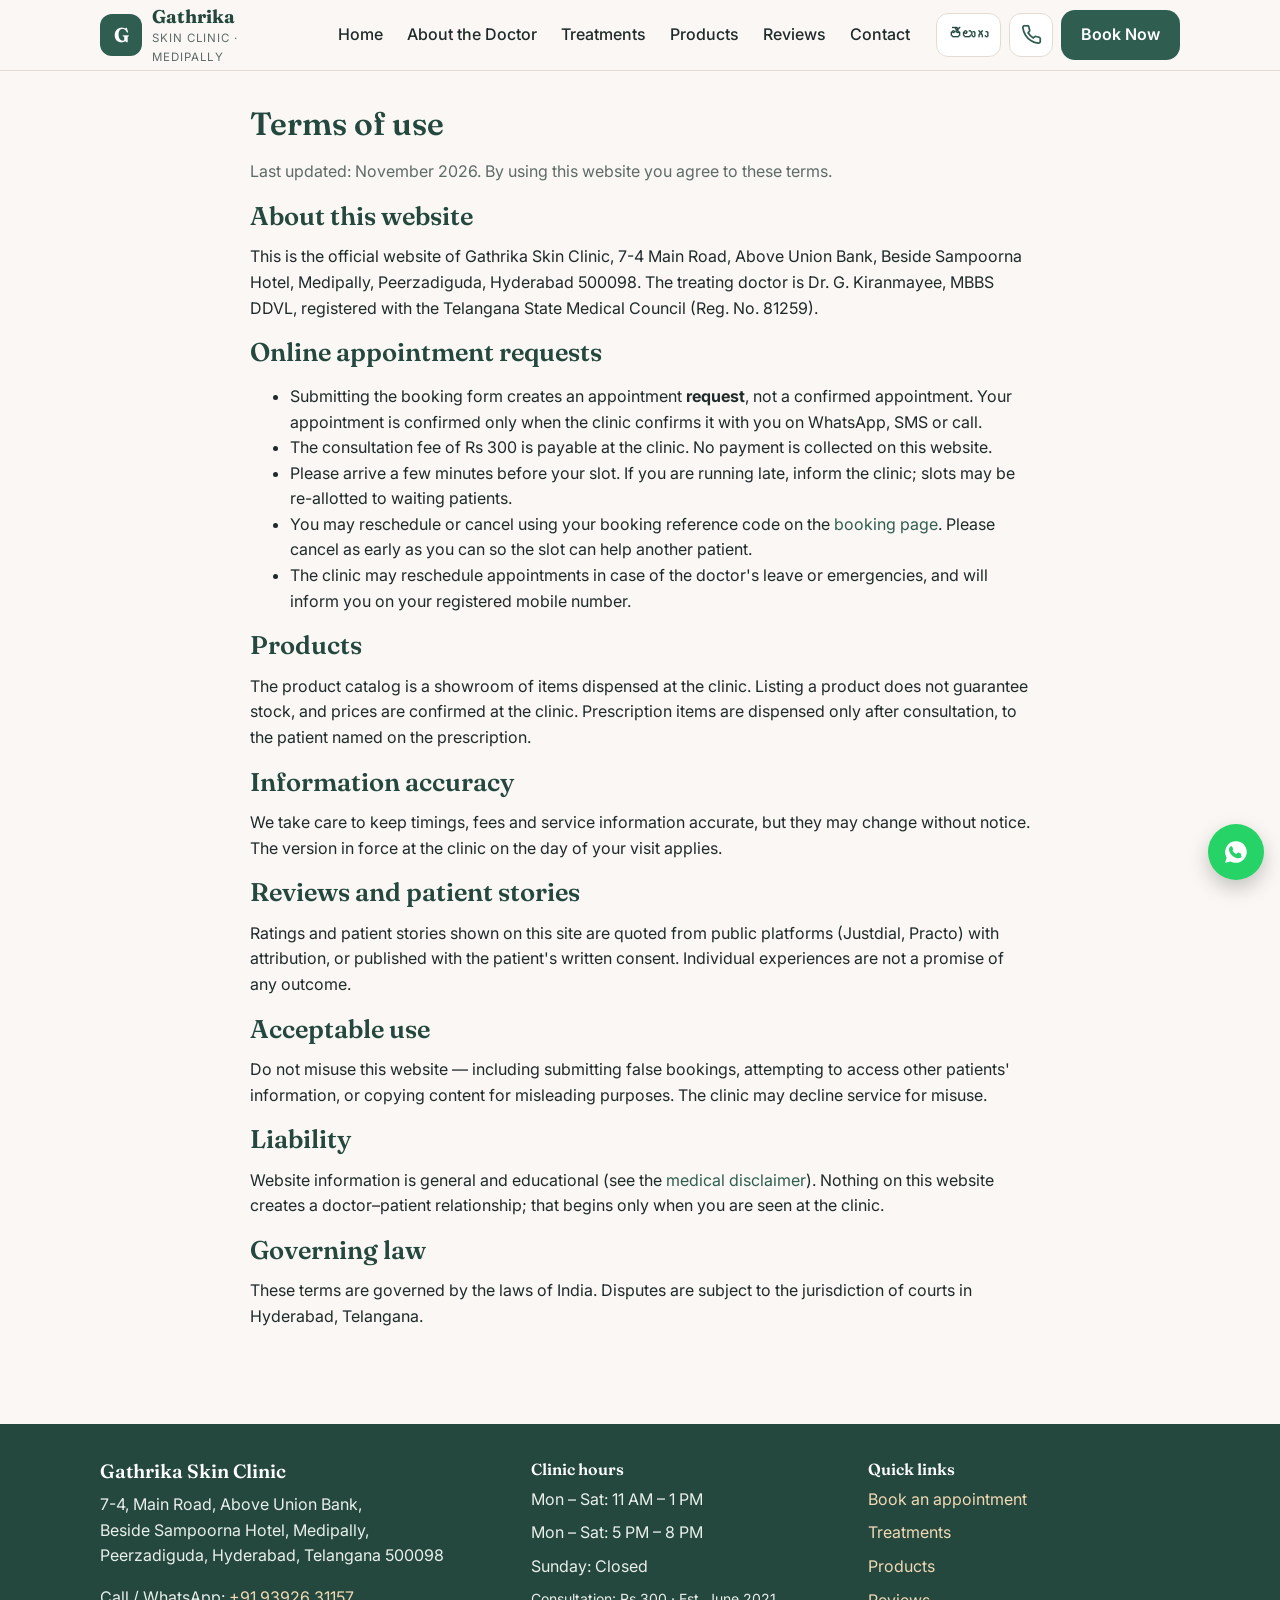
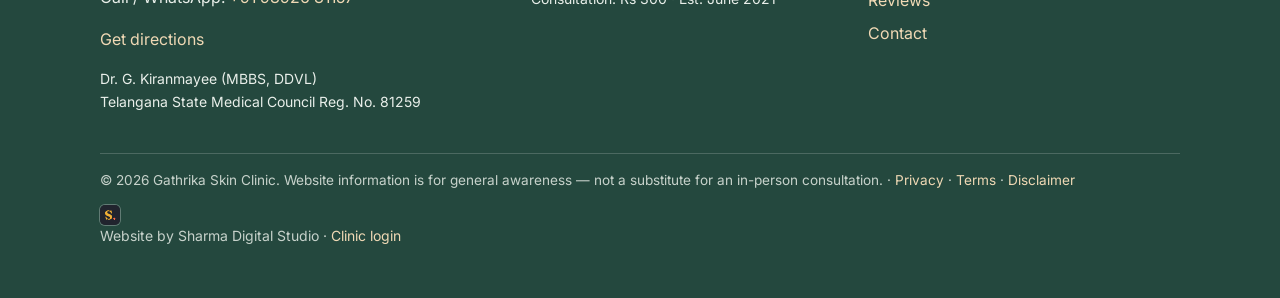
<file: terms.html>
<!DOCTYPE html>
<html lang="en">
<head>
<meta charset="UTF-8">
<meta name="viewport" content="width=device-width, initial-scale=1">
<title>Terms of Use | Gathrika Skin Clinic, Medipally</title>
<meta name="description" content="Terms of use for the Gathrika Skin Clinic website and online appointment requests.">
<link rel="preconnect" href="https://fonts.googleapis.com">
<link rel="preconnect" href="https://fonts.gstatic.com" crossorigin>
<link href="https://fonts.googleapis.com/css2?family=Fraunces:wght@500;600;700&family=Inter:wght@400;500;600;700&family=Noto+Sans+Telugu:wght@400;600&display=swap" rel="stylesheet">
<link rel="stylesheet" href="styles.css">
<link rel="icon" href="data:image/svg+xml,%3Csvg xmlns='http://www.w3.org/2000/svg' viewBox='0 0 64 64'%3E%3Crect width='64' height='64' rx='14' fill='%232F5D50'/%3E%3Ctext x='32' y='44' font-family='Georgia' font-size='36' fill='white' text-anchor='middle'%3EG%3C/text%3E%3C/svg%3E">
</head>
<body>
<main>
  <section class="section">
    <div class="container" style="max-width:820px">
      <h1>Terms of use</h1>
      <p class="muted">Last updated: November 2026. By using this website you agree to these terms.</p>

      <h2>About this website</h2>
      <p>This is the official website of Gathrika Skin Clinic, 7-4 Main Road, Above Union Bank, Beside Sampoorna Hotel, Medipally, Peerzadiguda, Hyderabad 500098. The treating doctor is Dr. G. Kiranmayee, MBBS DDVL, registered with the Telangana State Medical Council (Reg. No. 81259).</p>

      <h2>Online appointment requests</h2>
      <ul>
        <li>Submitting the booking form creates an appointment <strong>request</strong>, not a confirmed appointment. Your appointment is confirmed only when the clinic confirms it with you on WhatsApp, SMS or call.</li>
        <li>The consultation fee of Rs 300 is payable at the clinic. No payment is collected on this website.</li>
        <li>Please arrive a few minutes before your slot. If you are running late, inform the clinic; slots may be re-allotted to waiting patients.</li>
        <li>You may reschedule or cancel using your booking reference code on the <a href="book.html">booking page</a>. Please cancel as early as you can so the slot can help another patient.</li>
        <li>The clinic may reschedule appointments in case of the doctor's leave or emergencies, and will inform you on your registered mobile number.</li>
      </ul>

      <h2>Products</h2>
      <p>The product catalog is a showroom of items dispensed at the clinic. Listing a product does not guarantee stock, and prices are confirmed at the clinic. Prescription items are dispensed only after consultation, to the patient named on the prescription.</p>

      <h2>Information accuracy</h2>
      <p>We take care to keep timings, fees and service information accurate, but they may change without notice. The version in force at the clinic on the day of your visit applies.</p>

      <h2>Reviews and patient stories</h2>
      <p>Ratings and patient stories shown on this site are quoted from public platforms (Justdial, Practo) with attribution, or published with the patient's written consent. Individual experiences are not a promise of any outcome.</p>

      <h2>Acceptable use</h2>
      <p>Do not misuse this website — including submitting false bookings, attempting to access other patients' information, or copying content for misleading purposes. The clinic may decline service for misuse.</p>

      <h2>Liability</h2>
      <p>Website information is general and educational (see the <a href="disclaimer.html">medical disclaimer</a>). Nothing on this website creates a doctor–patient relationship; that begins only when you are seen at the clinic.</p>

      <h2>Governing law</h2>
      <p>These terms are governed by the laws of India. Disputes are subject to the jurisdiction of courts in Hyderabad, Telangana.</p>
    </div>
  </section>
</main>
<script src="data.js"></script>
<script>renderChrome("terms.html");</script>
</body>
</html>
</file>
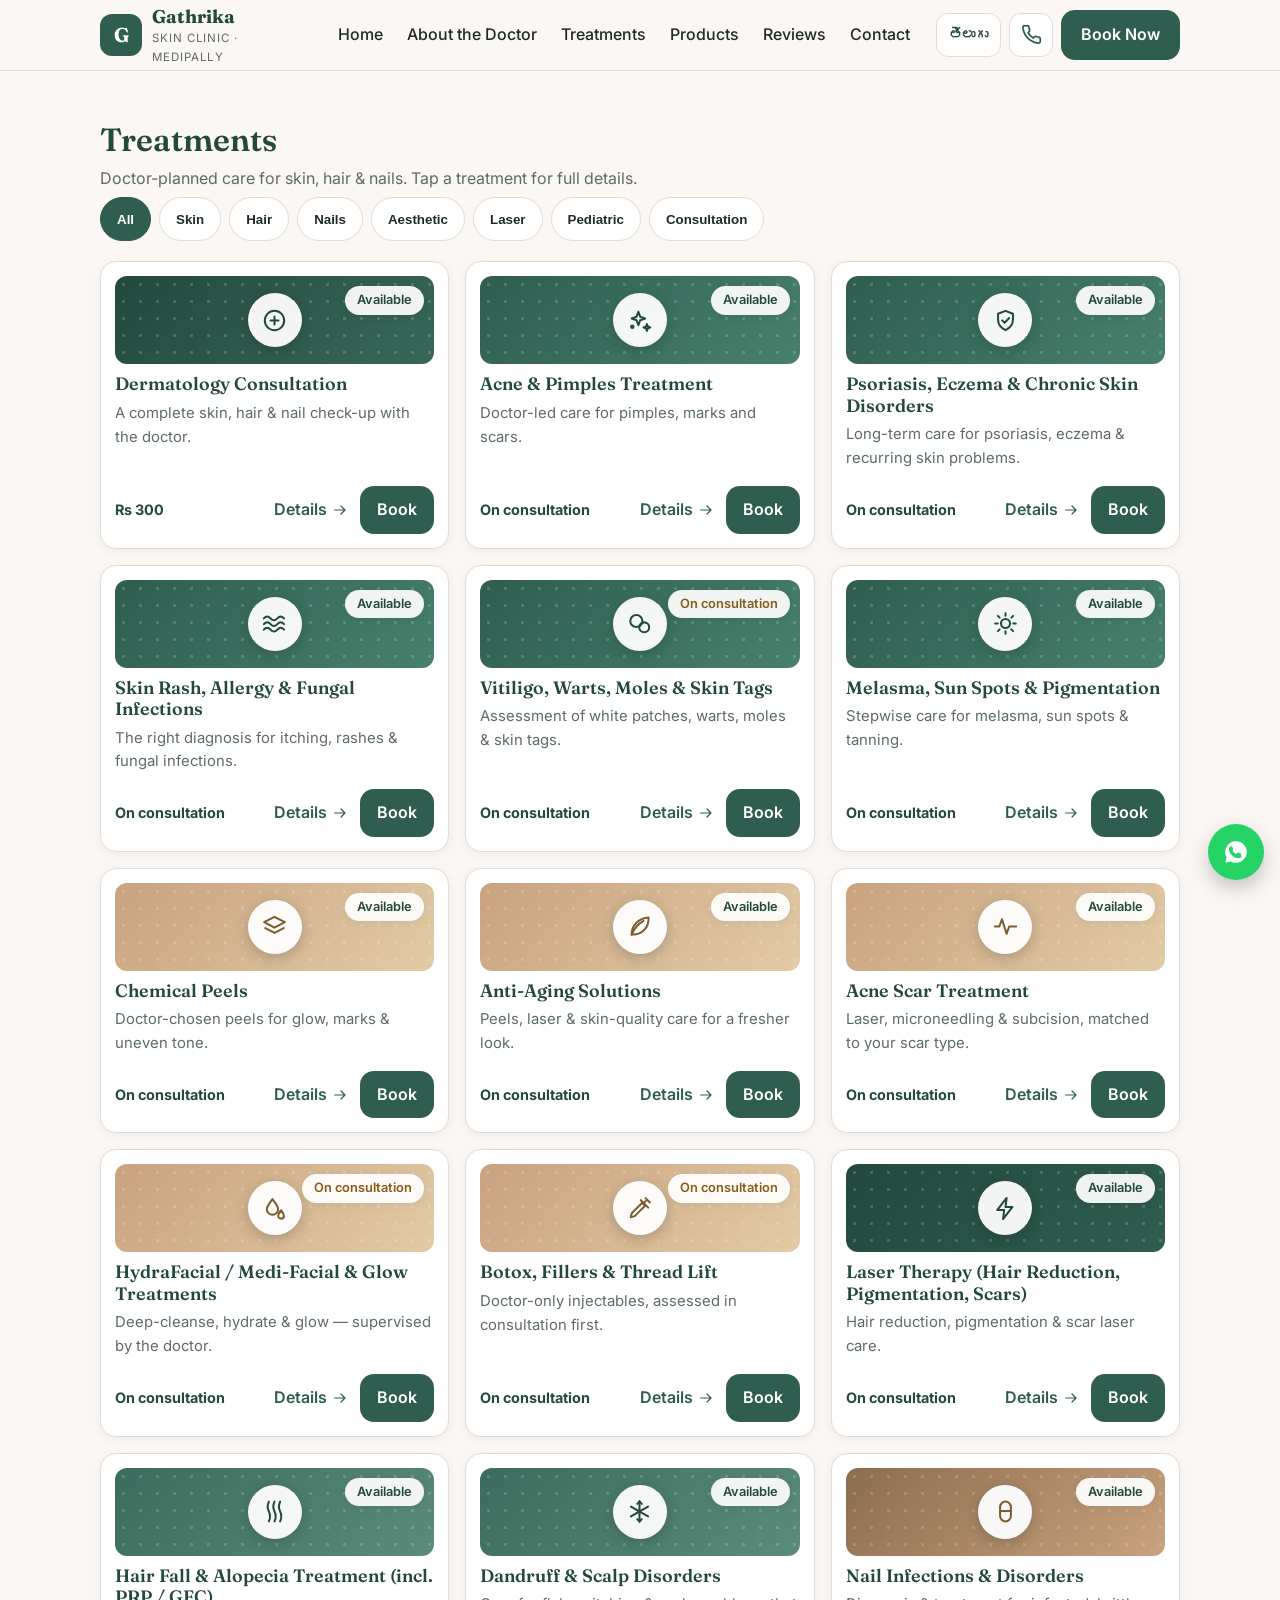
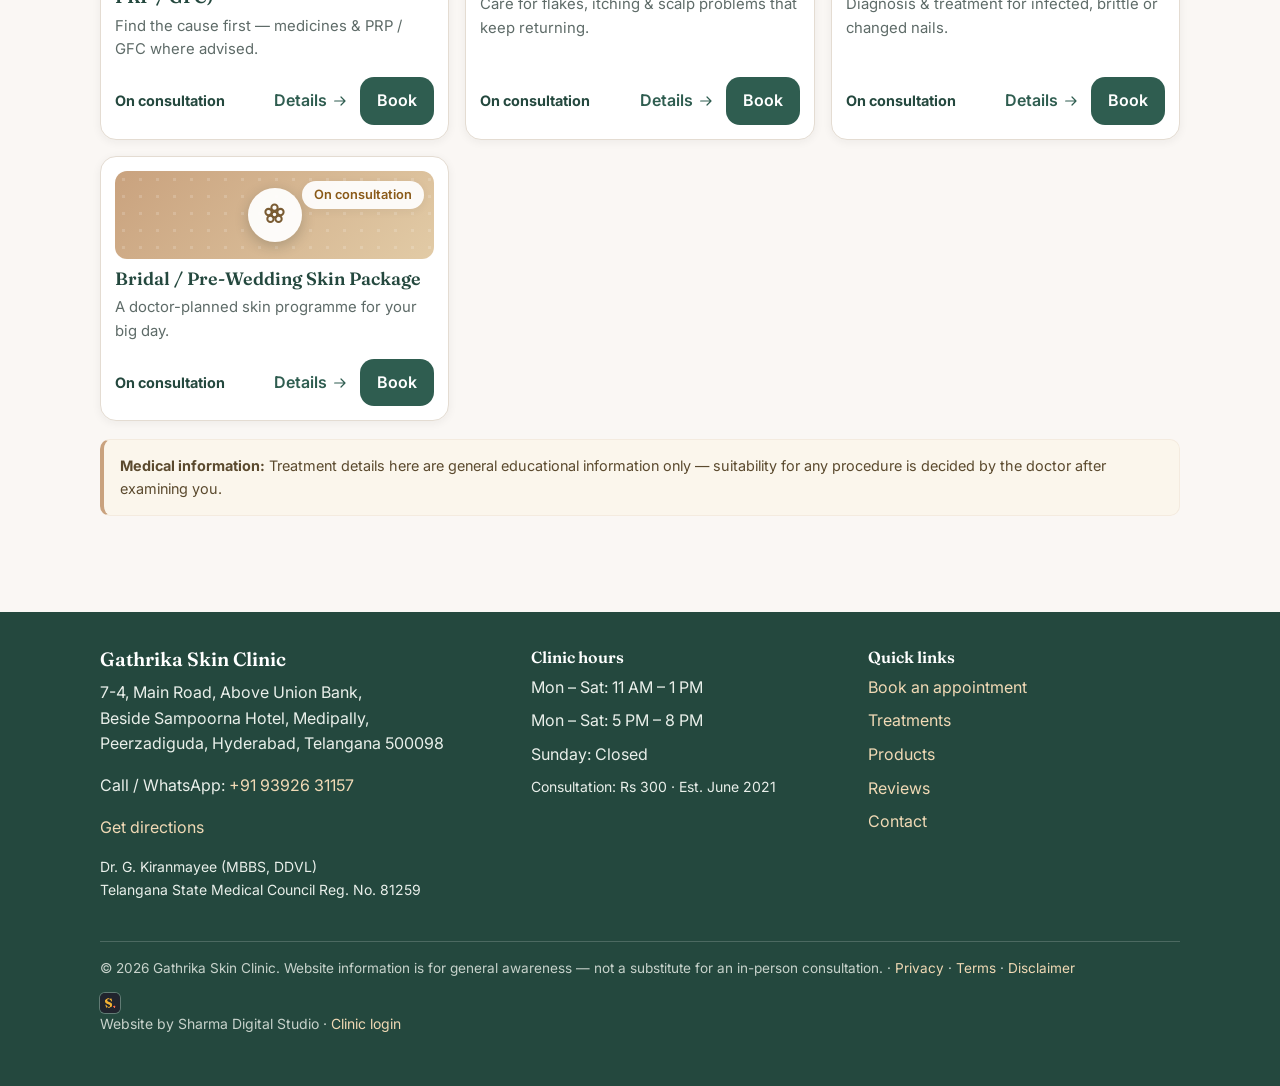
<file: treatments.html>
<!DOCTYPE html>
<html lang="en">
<head>
<meta charset="UTF-8">
<meta name="viewport" content="width=device-width, initial-scale=1">
<title>Treatments in Medipally, Hyderabad | Gathrika Skin Clinic</title>
<meta name="description" content="Dermatologist-led treatments in Medipally, Hyderabad: acne, pigmentation, chemical peels, laser, hair fall, PRP and more at Gathrika Skin Clinic. Consultation Rs 300.">
<link rel="preconnect" href="https://fonts.googleapis.com">
<link rel="preconnect" href="https://fonts.gstatic.com" crossorigin>
<link href="https://fonts.googleapis.com/css2?family=Fraunces:wght@500;600;700&family=Inter:wght@400;500;600;700&family=Noto+Sans+Telugu:wght@400;600&display=swap" rel="stylesheet">
<link rel="stylesheet" href="styles.css">
<link rel="icon" href="data:image/svg+xml,%3Csvg xmlns='http://www.w3.org/2000/svg' viewBox='0 0 64 64'%3E%3Crect width='64' height='64' rx='14' fill='%232F5D50'/%3E%3Ctext x='32' y='44' font-family='Georgia' font-size='36' fill='white' text-anchor='middle'%3EG%3C/text%3E%3C/svg%3E">
</head>
<body>
<main>
  <!-- CATALOG VIEW -->
  <section class="section" id="catalogView" style="padding-top:26px">
    <div class="container">
      <div class="page-head">
        <h1>Treatments</h1>
        <p>Doctor-planned care for skin, hair &amp; nails. Tap a treatment for full details.</p>
      </div>
      <div class="filter-bar" id="filterBar" role="group" aria-label="Filter treatments by category"></div>
      <div class="grid grid-3" id="treatmentGrid"></div>
      <div class="disclaimer-box"><strong>Medical information:</strong> Treatment details here are general educational information only — suitability for any procedure is decided by the doctor after examining you.</div>
    </div>
  </section>

  <!-- DETAIL VIEW -->
  <section class="section" id="detailView" hidden style="padding-top:22px">
    <div class="container" style="max-width:860px">
      <p><a href="treatments.html" id="backToCatalog">← All treatments</a></p>
      <div id="detailContent"></div>
    </div>
  </section>
</main>

<script src="data.js"></script>
<script>
  renderChrome("treatments.html");

  const FILTERS = ["All", "Skin", "Hair", "Nails", "Aesthetic", "Laser", "Pediatric", "Consultation"];
  let activeFilter = "All";

  const filterBar = document.getElementById("filterBar");
  const grid = document.getElementById("treatmentGrid");

  function matchesFilter(s) {
    if (activeFilter === "All") return true;
    return s.category === activeFilter || (s.alsoCategories || []).includes(activeFilter);
  }

  function renderFilters() {
    filterBar.innerHTML = FILTERS.map(f =>
      `<button type="button" class="filter-btn ${f === activeFilter ? "active" : ""}" data-filter="${f}">${f}</button>`).join("");
    filterBar.querySelectorAll("[data-filter]").forEach(b =>
      b.addEventListener("click", () => { activeFilter = b.dataset.filter; renderFilters(); renderGrid(); }));
  }

  function renderGrid() {
    const items = SERVICES.filter(matchesFilter);
    grid.innerHTML = items.map(s => `
      <article class="card tcard">
        <div class="art-band ${categoryClass(s.category)}"><span class="art-medal">${iconSvg(s.icon, 27)}</span><span class="art-chip">${statusChip(s) || `<span class="chip">${s.category}</span>`}</span></div>
        <h3>${s.name}</h3>
        <p>${s.short}</p>
        <div class="tcard-foot">
          <span class="fee">${s.priceDisplay}</span>
          <a class="go" href="treatments.html#${s.slug}">Details ${iconSvg("arrow", 16)}</a>
          ${s.bookable
            ? `<a class="btn btn-primary btn-sm book-mini" href="book.html?service=${s.slug}">Book</a>`
            : `<a class="btn btn-primary btn-sm book-mini" href="book.html?service=dermatology-consultation">Book</a>`}
        </div>
      </article>`).join("") ||
      `<p class="muted">No treatments in this category yet.</p>`;
  }

  function faqHtml(faqs) {
    return faqs.map(f => `<details class="faq-item"><summary>${f.q}</summary><div>${f.a}</div></details>`).join("");
  }

  function renderDetail(s) {
    document.title = s.name + " in Medipally, Hyderabad | Gathrika Skin Clinic";
    const related = (s.relatedProducts || []).map(productBySlug).filter(Boolean);
    document.getElementById("detailContent").innerHTML = `
      <div class="art-band detail-art ${categoryClass(s.category)}"><span class="art-medal">${iconSvg(s.icon, 32)}</span><span class="art-chip">${statusChip(s) || `<span class="chip">${s.category}</span>`}</span></div>
      <h1 style="margin-top:16px">${s.name}</h1>
      <p style="font-size:1.06rem;margin-top:4px">${s.summary}</p>
      <div class="fact-tiles">
        <div class="fact-tile"><div class="fk">${iconSvg("layers", 14)} Sessions</div><div class="fv">${s.sessions}</div></div>
        <div class="fact-tile"><div class="fk">${iconSvg("clock", 14)} Duration</div><div class="fv">About ${s.durationMin} minutes</div></div>
        <div class="fact-tile"><div class="fk">${iconSvg("check", 14)} Downtime</div><div class="fv">${s.downtime}</div></div>
        <div class="fact-tile"><div class="fk">${iconSvg("plus-circle", 14)} Fee</div><div class="fv">${s.priceDisplay}</div></div>
      </div>
      <p class="small muted" style="margin:2px 0 0">Results timeline: ${s.resultsTimeline}${s.slug === "dermatology-consultation" ? "" : " · Consultation Rs 300 applies for assessment."}</p>
      <h2>Who is it for?</h2><p>${s.whoFor}</p>
      <h2>How it works</h2><p>${s.howItWorks}</p>
      <h2>Aftercare</h2><p>${s.aftercare}</p>
      <h2>Possible side-effects</h2><p>${s.sideEffects}</p>
      <h2>Please note</h2><p>${s.contraindications}</p>
      ${related.length ? `<h2>Often used with this treatment</h2>
        <div class="grid grid-2">${related.map(p => `
          <a class="mini-card" href="products.html#${p.slug}">
            <span class="stat-ic">${iconSvg(productIcon(p), 21)}</span>
            <span><h3>${p.name}</h3><p>${p.rxOnly ? "Available after consultation" : "Ask at the clinic"}</p></span>
          </a>`).join("")}</div>` : ""}
      <h2 style="margin-top:26px">Questions</h2>
      ${faqHtml(s.faqs)}
      <div class="card" style="margin-top:22px;text-align:center;align-items:center;padding:28px 22px">
        <h2 style="margin-bottom:4px">${s.bookable ? "Book this treatment" : "Start with a consultation"}</h2>
        <p class="muted" style="max-width:32em">${s.bookable
          ? "Request online — the clinic confirms on WhatsApp. Pay at clinic."
          : "Planned after examination. Book a consultation and the doctor will assess and plan it with you."}</p>
        <a class="btn btn-primary" href="book.html?service=${s.bookable ? s.slug : "dermatology-consultation"}">${s.bookable ? "Book — " + s.name : "Book a consultation (Rs 300)"}</a>
      </div>
      <p class="medical-note"><strong>Medical disclaimer:</strong> This page is for general education only and is not a substitute for a medical consultation, diagnosis or treatment. Outcomes vary from person to person, and no outcome is promised or assured. Please consult Dr. G. Kiranmayee in person for advice about your condition.</p>`;
    document.getElementById("catalogView").hidden = true;
    document.getElementById("detailView").hidden = false;
    window.scrollTo({ top: 0 });
  }

  function route() {
    const slug = (location.hash || "").replace("#", "");
    const s = slug && serviceBySlug(slug);
    if (s) { renderDetail(s); }
    else {
      document.title = "Treatments in Medipally, Hyderabad | Gathrika Skin Clinic";
      document.getElementById("detailView").hidden = true;
      document.getElementById("catalogView").hidden = false;
    }
  }

  renderFilters();
  renderGrid();
  window.addEventListener("hashchange", route);
  route();
</script>
</body>
</html>
</file>
<file: styles.css>
/* ============================================================
   Gathrika Skin Clinic — styles.css
   Design system per brief §9:
   primary #2F5D50 · accent #C9A27E · bg #FAF7F4 · text #1F2A2A
   Fraunces headings · Inter body · Noto Sans Telugu
   Radius 12–16px · mobile-first · WCAG 2.1 AA intent
   ============================================================ */

:root{
  --primary:#2F5D50;
  --primary-dark:#24483E;
  --primary-soft:#E7EFEA;
  --accent:#C9A27E;
  --accent-soft:#F4EBDF;
  --bg:#FAF7F4;
  --surface:#FFFFFF;
  --text:#1F2A2A;
  --muted:#5E6B68;
  --success:#3C8D6E;
  --info:#3A6EA5;
  --danger:#B3261E;
  --border:#E4DCD2;
  --radius:14px;
  --radius-lg:16px;
  --shadow:0 6px 24px rgba(31,42,42,.08);
  --shadow-sm:0 2px 10px rgba(31,42,42,.06);
  --header-h:64px;
}

*{box-sizing:border-box}
html{scroll-behavior:smooth}
body{
  margin:0;
  font-family:'Inter',system-ui,-apple-system,'Segoe UI',sans-serif;
  font-size:16px;
  line-height:1.6;
  color:var(--text);
  background:var(--bg);
  -webkit-font-smoothing:antialiased;
}
[lang="te"], .te{font-family:'Noto Sans Telugu','Inter',sans-serif}
img{max-width:100%;display:block}
a{color:var(--primary);text-decoration:none}
a:hover{text-decoration:underline}
h1,h2,h3,h4{
  font-family:'Fraunces',Georgia,serif;
  color:var(--primary-dark);
  line-height:1.2;
  margin:0 0 .5em;
  font-weight:600;
}
h1{font-size:2rem}
h2{font-size:1.6rem}
h3{font-size:1.2rem}
p{margin:0 0 1em}
.container{max-width:1120px;margin:0 auto;padding:0 20px}
.muted{color:var(--muted)}
.small{font-size:.875rem}
.center{text-align:center}
:focus-visible{outline:3px solid var(--accent);outline-offset:2px;border-radius:4px}

/* ---------- Buttons ---------- */
.btn{
  display:inline-flex;align-items:center;justify-content:center;gap:8px;
  min-height:48px;padding:12px 22px;border-radius:var(--radius);
  font-weight:600;font-size:1rem;border:2px solid transparent;cursor:pointer;
  transition:background .15s ease, transform .15s ease;
  text-decoration:none!important;
}
.btn-primary{background:var(--primary);color:#fff}
.btn-primary:hover{background:var(--primary-dark)}
.btn-accent{background:var(--accent);color:#26302C}
.btn-accent:hover{background:#bb9268}
.btn-outline{background:transparent;border-color:var(--primary);color:var(--primary)}
.btn-outline:hover{background:var(--primary-soft)}
.btn-whatsapp{background:#25D366;color:#123524}
.btn-whatsapp:hover{background:#1eb856}
.btn-block{width:100%}
.btn[disabled]{opacity:.45;cursor:not-allowed}
.chip{
  display:inline-block;padding:4px 12px;border-radius:999px;font-size:.8rem;
  font-weight:600;background:var(--primary-soft);color:var(--primary-dark);
}
.chip-accent{background:var(--accent-soft);color:#7A5C33}
.chip-consult{background:#FBF0E4;color:#8A5A18}

/* ---------- Header ---------- */
.site-header{
  position:sticky;top:0;z-index:60;background:rgba(250,247,244,.96);
  backdrop-filter:blur(6px);border-bottom:1px solid var(--border);
}
.header-inner{display:flex;align-items:center;gap:14px;min-height:var(--header-h);padding-top:6px;padding-bottom:6px}
.logo{display:flex;align-items:center;gap:10px;color:var(--text);text-decoration:none!important}
.logo-mark{
  width:42px;height:42px;border-radius:12px;background:var(--primary);color:#fff;
  display:flex;align-items:center;justify-content:center;
  font-family:'Fraunces',serif;font-size:1.25rem;font-weight:700;flex:none;
}
.logo-text{line-height:1.15}
.logo-text strong{font-family:'Fraunces',serif;font-size:1.15rem;color:var(--primary-dark);display:block}
.logo-text span{font-size:.72rem;letter-spacing:.08em;text-transform:uppercase;color:var(--muted)}
.main-nav{display:none;margin-left:auto}
.main-nav a{color:var(--text);font-weight:500;padding:10px 12px;border-radius:10px;white-space:nowrap}
.main-nav a:hover{background:var(--primary-soft);text-decoration:none}
.header-actions{margin-left:auto;display:flex;align-items:center;gap:8px}
.main-nav + .header-actions{margin-left:0}
.icon-btn{
  width:44px;height:44px;border-radius:12px;border:1px solid var(--border);
  background:var(--surface);display:inline-flex;align-items:center;justify-content:center;
  color:var(--primary);cursor:pointer;flex:none;
}
.lang-toggle{
  min-height:44px;padding:8px 12px;border-radius:12px;border:1px solid var(--border);
  background:var(--surface);font-weight:600;cursor:pointer;color:var(--primary-dark);
}
.header-book{min-height:44px;padding:10px 18px;white-space:nowrap}
@media(min-width:900px){
  .main-nav{display:flex}
  .nav-toggle{display:none}
}
@media(max-width:640px){
  .header-call{display:none} /* Call also lives in the mobile bottom bar */
  .header-inner{gap:7px;padding-left:14px;padding-right:14px}
  .logo{gap:8px}
  .logo-mark{width:38px;height:38px;border-radius:10px;font-size:1.1rem}
  .logo-text strong{font-size:1.02rem}
  .logo-text span{display:none}
  .header-actions{gap:6px}
  .header-book{min-height:44px;padding:9px 12px;font-size:.93rem}
  .lang-toggle{min-height:44px;padding:8px 8px;font-size:.82rem}
  .icon-btn{width:44px;height:44px}
}
.mobile-nav{display:none;border-top:1px solid var(--border);background:var(--surface)}
.mobile-nav.open{display:block}
.mobile-nav a{display:block;padding:14px 20px;color:var(--text);font-weight:500;border-bottom:1px solid #F0EAE1}
.mobile-nav a:last-child{border-bottom:none}

/* ---------- Hero ---------- */
.hero{padding:28px 0 8px}
.hero-grid{display:grid;gap:24px;align-items:center}
.hero-img{border-radius:var(--radius-lg);box-shadow:var(--shadow);width:100%;height:auto;object-fit:cover}
.hero h1{font-size:2.1rem;margin-bottom:.35em}
.hero .sub{font-size:1.08rem;color:var(--muted);max-width:34em}
.hero-ctas{display:flex;flex-wrap:wrap;gap:12px;margin:18px 0 8px}
@media(min-width:860px){
  .hero-grid{grid-template-columns:1.05fr .95fr}
  .hero h1{font-size:2.6rem}
}
.trust-bar{
  display:grid;grid-template-columns:repeat(2,1fr);gap:10px;margin:22px 0;
}
.trust-item{
  background:var(--surface);border:1px solid var(--border);border-radius:var(--radius);
  padding:12px 14px;text-align:center;box-shadow:var(--shadow-sm);
}
.trust-item strong{display:block;font-family:'Fraunces',serif;font-size:1.15rem;color:var(--primary)}
.trust-item span{font-size:.8rem;color:var(--muted)}
@media(min-width:860px){.trust-bar{grid-template-columns:repeat(4,1fr)}}

/* ---------- Sections & cards ---------- */
.section{padding:34px 0}
.section-head{max-width:44em;margin-bottom:20px}
.section-head p{color:var(--muted)}
.grid{display:grid;gap:16px}
.grid-2{grid-template-columns:1fr}
.grid-3{grid-template-columns:1fr}
@media(min-width:700px){.grid-2{grid-template-columns:repeat(2,1fr)}.grid-3{grid-template-columns:repeat(2,1fr)}}
@media(min-width:1020px){.grid-3{grid-template-columns:repeat(3,1fr)}}
.card{
  background:var(--surface);border:1px solid var(--border);border-radius:var(--radius-lg);
  padding:20px;box-shadow:var(--shadow-sm);display:flex;flex-direction:column;gap:8px;
}
.card h3{margin-bottom:2px}
.card p{color:var(--muted);margin-bottom:6px}
.card .card-foot{margin-top:auto;display:flex;gap:10px;flex-wrap:wrap;align-items:center}
.card-img{border-radius:12px;width:100%;height:170px;object-fit:cover}
.concern-card{text-align:left;cursor:pointer}
.concern-card:hover{border-color:var(--accent)}
.price-note{font-weight:600;color:var(--primary-dark)}

/* filters */
.filter-bar{display:flex;gap:8px;flex-wrap:wrap;margin-bottom:20px}
.filter-btn{
  min-height:44px;padding:9px 16px;border-radius:999px;border:1px solid var(--border);
  background:var(--surface);font-weight:600;cursor:pointer;color:var(--text);
}
.filter-btn.active{background:var(--primary);color:#fff;border-color:var(--primary)}

/* doctor */
.monogram{
  width:150px;height:150px;border-radius:50%;margin:0 auto;
  background:linear-gradient(145deg,var(--primary),var(--primary-dark));
  color:#fff;display:flex;flex-direction:column;align-items:center;justify-content:center;
  font-family:'Fraunces',serif;box-shadow:var(--shadow);
}
.monogram .mono-initials{font-size:2.2rem;font-weight:700;line-height:1}
.monogram .mono-sub{font-size:.68rem;letter-spacing:.1em;text-transform:uppercase;opacity:.85;margin-top:6px;font-family:'Inter',sans-serif}
.timeline{list-style:none;margin:0;padding:0}
.timeline li{padding:10px 0 10px 18px;border-left:3px solid var(--accent-soft);position:relative}
.timeline li strong{color:var(--primary-dark)}
.timeline li::before{content:"";position:absolute;left:-7px;top:16px;width:11px;height:11px;border-radius:50%;background:var(--accent)}

/* testimonials / reviews */
.stars{color:#D9930D;letter-spacing:2px;font-size:1.05rem}
.quote-card blockquote{margin:0;font-size:1.02rem;color:var(--text)}
.quote-card blockquote::before{content:"\201C";font-family:'Fraunces',serif;font-size:2rem;color:var(--accent);line-height:0;margin-right:4px;vertical-align:-8px}
.rating-summary{display:grid;gap:14px;grid-template-columns:1fr}
@media(min-width:760px){.rating-summary{grid-template-columns:repeat(3,1fr)}}
.rating-big{font-family:'Fraunces',serif;font-size:2.4rem;color:var(--primary);line-height:1}

/* results placeholder */
.results-placeholder{
  border:2px dashed var(--accent);border-radius:var(--radius-lg);background:#FFFDF9;
  padding:28px 22px;text-align:center;
}
.disclaimer-box{
  background:#FBF6EC;border:1px solid var(--accent-soft);border-left:4px solid var(--accent);
  border-radius:10px;padding:14px 16px;font-size:.9rem;color:#5B4A2E;margin:18px 0;
}
.medical-note{font-size:.85rem;color:var(--muted);border-top:1px solid var(--border);padding-top:12px;margin-top:22px}

/* FAQ */
.faq-item{background:var(--surface);border:1px solid var(--border);border-radius:var(--radius);margin-bottom:10px}
.faq-item summary{padding:16px 18px;font-weight:600;cursor:pointer;min-height:44px}
.faq-item div{padding:0 18px 16px;color:var(--muted)}

/* hours / info table */
.info-table{width:100%;border-collapse:collapse}
.info-table th,.info-table td{padding:9px 6px;border-bottom:1px solid #EFE9E0;text-align:left;vertical-align:top}
.info-table th{color:var(--primary-dark);width:42%}

/* ---------- Footer ---------- */
.site-footer{background:var(--primary-dark);color:#E9EFEA;margin-top:44px;padding:36px 0 110px}
@media(min-width:860px){.site-footer{padding-bottom:36px}}
.site-footer a{color:#F0D9B5}
.site-footer h3,.site-footer h4{color:#fff}
.footer-grid{display:grid;gap:26px;grid-template-columns:1fr}
@media(min-width:860px){.footer-grid{grid-template-columns:1.3fr 1fr 1fr}}
.footer-grid ul{list-style:none;margin:0;padding:0}
.footer-grid li{margin-bottom:8px}
.footer-legal{border-top:1px solid rgba(255,255,255,.18);margin-top:26px;padding-top:16px;font-size:.85rem;color:#C7D2CB}
.studio-mark{width:20px;height:20px;border-radius:5px;vertical-align:-5px;margin-right:7px;box-shadow:0 0 0 1px rgba(255,255,255,.28)}

/* ---------- Floating WhatsApp + mobile bar ---------- */
.float-wa{
  position:fixed;right:16px;bottom:84px;z-index:55;width:56px;height:56px;border-radius:50%;
  background:#25D366;display:none;align-items:center;justify-content:center;
  box-shadow:0 8px 20px rgba(0,0,0,.22);text-decoration:none!important;
}
@media(min-width:860px){.float-wa{display:flex;bottom:20px}}
.mobile-bar{
  position:fixed;left:0;right:0;bottom:0;z-index:56;background:var(--surface);
  border-top:1px solid var(--border);display:grid;grid-template-columns:repeat(4,1fr);
  box-shadow:0 -4px 16px rgba(31,42,42,.08);
  padding-bottom:env(safe-area-inset-bottom,0px);
}
.mobile-bar a{
  display:flex;flex-direction:column;align-items:center;gap:2px;padding:8px 4px 10px;
  font-size:.72rem;font-weight:600;color:var(--primary-dark);text-decoration:none!important;min-height:56px;justify-content:center;
}
.mobile-bar a.book-link{background:var(--primary);color:#fff}
@media(min-width:860px){.mobile-bar{display:none}}
body{padding-bottom:calc(56px + env(safe-area-inset-bottom,0px))}
@media(min-width:860px){body{padding-bottom:0}}

/* ---------- Booking widget ---------- */
.booking-shell{max-width:760px;margin:0 auto}
.steps-indicator{display:flex;gap:6px;margin:18px 0 22px;flex-wrap:wrap}
.steps-indicator .step-dot{
  flex:1;min-width:56px;text-align:center;font-size:.75rem;font-weight:600;color:var(--muted);
  padding-top:8px;border-top:4px solid var(--border);
}
.steps-indicator .step-dot.active{color:var(--primary);border-top-color:var(--primary)}
.steps-indicator .step-dot.done{color:var(--success);border-top-color:var(--success)}
.bk-panel{background:var(--surface);border:1px solid var(--border);border-radius:var(--radius-lg);padding:22px;box-shadow:var(--shadow-sm)}
.bk-panel h2{font-size:1.35rem}
.option-list{display:grid;gap:10px}
.option-btn{
  text-align:left;width:100%;padding:14px 16px;border-radius:var(--radius);
  border:2px solid var(--border);background:var(--surface);cursor:pointer;font-size:1rem;min-height:52px;
}
.option-btn:hover{border-color:var(--accent)}
.option-btn.selected{border-color:var(--primary);background:var(--primary-soft)}
.option-btn small{display:block;color:var(--muted);margin-top:2px}
.date-grid{display:grid;grid-template-columns:repeat(auto-fill,minmax(96px,1fr));gap:8px}
.slot-grid{display:grid;grid-template-columns:repeat(auto-fill,minmax(86px,1fr));gap:8px}
.slot-btn{
  padding:11px 6px;border-radius:10px;border:2px solid var(--border);background:var(--surface);
  font-weight:600;cursor:pointer;min-height:48px;font-size:.95rem;
}
.slot-btn:hover{border-color:var(--accent)}
.slot-btn.selected{border-color:var(--primary);background:var(--primary);color:#fff}
.slot-btn[disabled]{opacity:.38;cursor:not-allowed;text-decoration:line-through}
.slot-session{font-family:'Fraunces',serif;color:var(--primary-dark);margin:18px 0 8px;font-size:1.05rem}
.field{margin-bottom:16px}
.field label{display:block;font-weight:600;margin-bottom:6px}
.field input,.field select,.field textarea{
  width:100%;padding:12px 14px;border:1.5px solid var(--border);border-radius:10px;
  font:inherit;background:#fff;min-height:48px;
}
.field textarea{min-height:88px}
.field .hint{font-size:.82rem;color:var(--muted);margin-top:4px}
.field .error{font-size:.85rem;color:var(--danger);margin-top:4px;display:none}
.field.invalid input,.field.invalid select,.field.invalid textarea{border-color:var(--danger)}
.field.invalid .error{display:block}
.check-field{display:flex;gap:10px;align-items:flex-start;margin-bottom:14px}
.check-field input{width:22px;height:22px;margin-top:2px;flex:none;accent-color:var(--primary)}
.radio-row{display:flex;gap:10px;flex-wrap:wrap}
.radio-pill{border:2px solid var(--border);border-radius:999px;padding:9px 16px;cursor:pointer;font-weight:500;min-height:44px;display:inline-flex;align-items:center}
.radio-pill input{accent-color:var(--primary);margin-right:7px;width:18px;height:18px}
.radio-pill:has(input:checked){border-color:var(--primary);background:var(--primary-soft)}
.bk-nav{display:flex;gap:12px;margin-top:22px;flex-wrap:wrap}
.bk-nav .spacer{flex:1}
.confirm-hero{text-align:center;padding:10px 0 4px}
.confirm-hero .tick{
  width:72px;height:72px;border-radius:50%;background:var(--primary-soft);color:var(--success);
  display:flex;align-items:center;justify-content:center;margin:0 auto 12px;font-size:2rem;font-weight:700;
}
.ref-code{
  display:inline-block;background:var(--primary-soft);border:1.5px dashed var(--primary);
  color:var(--primary-dark);font-weight:700;letter-spacing:.06em;
  padding:8px 18px;border-radius:10px;font-size:1.1rem;margin:6px 0;
}
.summary-table{width:100%;border-collapse:collapse;margin:14px 0}
.summary-table th,.summary-table td{padding:8px 6px;border-bottom:1px solid #EFE9E0;text-align:left}
.summary-table th{width:38%;color:var(--muted);font-weight:600}
.notice{border-radius:10px;padding:13px 15px;font-size:.93rem;margin:14px 0}
.notice-info{background:#EDF3F9;border:1px solid #C9DCEC;color:#24425E}
.notice-warn{background:#FBF0E4;border:1px solid #EFD3AE;color:#6E4A12}

/* forms (contact) */
.form-card{background:var(--surface);border:1px solid var(--border);border-radius:var(--radius-lg);padding:22px;box-shadow:var(--shadow-sm)}

/* map */
.map-embed{border:0;border-radius:var(--radius-lg);width:100%;height:320px;box-shadow:var(--shadow-sm)}

/* reveal motion */
.reveal{opacity:0;transform:translateY(14px);transition:opacity .5s ease,transform .5s ease}
.reveal.in{opacity:1;transform:none}
@media (prefers-reduced-motion: reduce){
  html{scroll-behavior:auto}
  .reveal{opacity:1;transform:none;transition:none}
  *{transition:none!important}
}

/* ============================================================
   VISUAL-FIRST REDESIGN (Nov 2026) — image/icon-led layout,
   short lines, generous rhythm. New components only; the v1
   components above are untouched so admin keeps working.
   ============================================================ */

/* ---------- Hero: photo panel with overlay ---------- */
.hero-v{padding:16px 0 4px}
.hero-panel{
  position:relative;border-radius:22px;overflow:hidden;box-shadow:var(--shadow);
  min-height:340px;display:flex;align-items:flex-end;isolation:isolate;
}
.hero-panel img.hero-bg{
  position:absolute;inset:0;width:100%;height:100%;object-fit:cover;z-index:-1;
}
.hero-panel::after{
  content:"";position:absolute;inset:0;z-index:-1;
  background:linear-gradient(180deg,rgba(22,40,31,0) 34%,rgba(22,40,31,.55) 68%,rgba(18,34,27,.88) 100%);
}
.hero-copy{padding:20px;color:#fff;width:100%}
.hero-copy .chip{background:rgba(255,255,255,.16);color:#F4E7CE;backdrop-filter:blur(3px)}
.hero-copy h1{color:#fff;font-size:2.05rem;margin:.35em 0 .15em;text-shadow:0 2px 14px rgba(0,0,0,.35)}
.hero-copy p{margin:0;font-size:1.02rem;color:#EDF3EE;max-width:26em}
@media(min-width:860px){
  .hero-panel{min-height:430px}
  .hero-copy{padding:30px}
  .hero-copy h1{font-size:2.9rem}
  .hero-copy p{font-size:1.15rem}
}
.hero-actions{display:flex;gap:10px;margin-top:14px}
.hero-actions .btn{flex:1;white-space:nowrap;padding-left:10px;padding-right:10px;font-size:.94rem}
@media(min-width:860px){.hero-actions .btn{flex:0 1 230px;font-size:1.02rem}}

/* ---------- Stat strip (replaces trust-bar on home) ---------- */
.stat-strip{
  display:grid;grid-template-columns:repeat(2,1fr);gap:10px;margin:14px 0 4px;
}
.stat{
  background:var(--surface);border:1px solid var(--border);border-radius:var(--radius);
  padding:12px;display:flex;gap:10px;align-items:center;box-shadow:var(--shadow-sm);
}
.stat .stat-ic{
  width:40px;height:40px;flex:none;border-radius:12px;background:var(--primary-soft);
  color:var(--primary);display:flex;align-items:center;justify-content:center;
}
.stat strong{display:block;font-family:'Fraunces',serif;font-size:1.08rem;color:var(--primary-dark);line-height:1.15}
.stat span{font-size:.78rem;color:var(--muted);line-height:1.3;display:block}
@media(min-width:860px){.stat-strip{grid-template-columns:repeat(4,1fr)}}

/* ---------- Art bands + medallions (cards) ---------- */
.art-band{
  position:relative;height:88px;border-radius:12px;overflow:hidden;flex:none;
  background:linear-gradient(135deg,var(--primary),#47806d);
}
.art-band::before{
  content:"";position:absolute;inset:0;
  background-image:radial-gradient(rgba(255,255,255,.16) 1.5px,transparent 1.7px);
  background-size:17px 17px;
}
.art-band.art-hair{background:linear-gradient(135deg,#3a6b5c,#5b8c7b)}
.art-band.art-aesthetic{background:linear-gradient(135deg,#c9a27e,#e2cba6)}
.art-band.art-laser{background:linear-gradient(135deg,#24483e,#2f5d50)}
.art-band.art-consultation{background:linear-gradient(135deg,#24483e,#38685a)}
.art-band.art-nails{background:linear-gradient(135deg,#8a6d4f,#c9a27e)}
.art-band.art-pediatric{background:linear-gradient(135deg,#47806d,#7fa893)}
.art-medal{
  position:absolute;left:50%;top:50%;transform:translate(-50%,-50%);
  width:54px;height:54px;border-radius:50%;background:rgba(255,255,255,.94);
  color:var(--primary-dark);display:flex;align-items:center;justify-content:center;
  box-shadow:0 4px 14px rgba(18,34,27,.22);
}
.art-aesthetic .art-medal,.art-nails .art-medal{color:#7a5c33}
.art-chip{position:absolute;top:10px;right:10px;z-index:1}
.art-chip .chip{background:rgba(255,255,255,.92);box-shadow:var(--shadow-sm)}
.tcard{padding:14px;gap:7px}
.tcard h3{font-size:1.12rem;margin:2px 0 0}
.tcard p{margin:0;font-size:.93rem}
.tcard .tcard-foot{margin-top:auto;padding-top:8px;display:flex;align-items:center;gap:10px;flex-wrap:wrap}
.tcard .fee{font-weight:700;color:var(--primary-dark);font-size:.9rem;white-space:nowrap}
.tcard .go{margin-left:auto;display:inline-flex;align-items:center;gap:5px;font-weight:600;color:var(--primary);min-height:44px;padding:6px 2px}
.tcard .book-mini{min-height:44px;padding:9px 15px}

/* ---------- Concern cards (2-up on phones) ---------- */
.concern-grid{display:grid;grid-template-columns:repeat(2,1fr);gap:12px}
@media(min-width:900px){.concern-grid{grid-template-columns:repeat(3,1fr)}}
.concern{
  background:var(--surface);border:1px solid var(--border);border-radius:var(--radius-lg);
  padding:16px 14px;box-shadow:var(--shadow-sm);color:inherit;display:flex;flex-direction:column;gap:7px;
  text-decoration:none!important;
}
.concern:hover{border-color:var(--accent)}
.concern .c-ic{
  width:44px;height:44px;border-radius:13px;background:var(--accent-soft);color:#8a6a35;
  display:flex;align-items:center;justify-content:center;
}
.concern h3{font-size:1.02rem;margin:0}
.concern p{margin:0;font-size:.86rem;color:var(--muted);line-height:1.45}
.concern .c-go{margin-top:auto;color:var(--primary);font-weight:600;font-size:.9rem;display:inline-flex;align-items:center;gap:5px}

/* ---------- Doctor band ---------- */
.doctor-band{
  background:linear-gradient(150deg,var(--primary) 0%,var(--primary-dark) 78%);
  border-radius:22px;padding:26px 22px;color:#EAF1EC;box-shadow:var(--shadow);
  position:relative;overflow:hidden;
}
.doctor-band::before{
  content:"";position:absolute;inset:0;
  background-image:radial-gradient(rgba(255,255,255,.09) 1.5px,transparent 1.7px);
  background-size:20px 20px;pointer-events:none;
}
.doctor-band .monogram{
  width:118px;height:118px;background:rgba(255,255,255,.1);
  box-shadow:0 0 0 2px var(--accent),0 10px 26px rgba(0,0,0,.25);
}
.doctor-band .monogram .mono-initials{font-size:1.8rem}
.doctor-band h2{color:#fff;margin-bottom:2px}
.doctor-band .doc-name{font-family:'Fraunces',serif;font-size:1.35rem;color:#fff}
.cred-rows{margin:14px 0 4px;display:grid;gap:9px}
.cred-row{display:flex;gap:10px;align-items:center;font-size:.95rem;color:#EAF1EC}
.cred-row .stat-ic{width:36px;height:36px;border-radius:11px;background:rgba(255,255,255,.13);color:#F0D9B5;display:flex;align-items:center;justify-content:center;flex:none}
.doctor-band .hero-actions .btn-outline{border-color:rgba(255,255,255,.75);color:#fff}
.doctor-band .hero-actions .btn-outline:hover{background:rgba(255,255,255,.12)}
@media(min-width:860px){
  .doctor-band{display:grid;grid-template-columns:220px 1fr;gap:28px;align-items:center;padding:34px}
  .doctor-band .monogram{width:150px;height:150px}
  .doctor-band .monogram .mono-initials{font-size:2.2rem}
}

/* ---------- Info blocks (hours / visit) ---------- */
.info-card{background:var(--surface);border:1px solid var(--border);border-radius:var(--radius-lg);padding:20px;box-shadow:var(--shadow-sm)}
.info-head{display:flex;gap:12px;align-items:center;margin-bottom:12px}
.info-head .stat-ic{width:44px;height:44px;border-radius:13px;background:var(--primary-soft);color:var(--primary);display:flex;align-items:center;justify-content:center;flex:none}
.info-head h3{margin:0}
.info-lines{display:grid;gap:0}
.info-line{display:flex;justify-content:space-between;gap:14px;padding:9px 0;border-bottom:1px solid #F0EAE1;font-size:.96rem}
.info-line:last-child{border-bottom:none}
.info-line .k{color:var(--muted)}
.info-line .v{font-weight:600;color:var(--primary-dark);text-align:right;white-space:nowrap}

/* ---------- Rating band + slim results ---------- */
.rating-band{
  background:var(--surface);border:1px solid var(--border);border-radius:var(--radius-lg);
  box-shadow:var(--shadow-sm);padding:20px;display:flex;gap:18px;align-items:center;flex-wrap:wrap;
}
.rating-band .rating-big{font-size:3rem}
.rating-band .rb-sub{color:var(--muted);font-size:.92rem}
.results-slim{
  border:1.5px dashed var(--accent);border-radius:var(--radius);background:#FFFDF9;
  padding:13px 16px;font-size:.9rem;color:#5B4A2E;display:flex;gap:10px;align-items:flex-start;margin:16px 0;
}
.results-slim .stat-ic{width:34px;height:34px;flex:none;border-radius:10px;background:var(--accent-soft);color:#8a6a35;display:flex;align-items:center;justify-content:center}

/* ---------- Contact action tiles ---------- */
.action-tiles{display:grid;grid-template-columns:repeat(3,1fr);gap:10px;margin-bottom:18px}
.action-tile{
  background:var(--surface);border:1px solid var(--border);border-radius:var(--radius-lg);
  box-shadow:var(--shadow-sm);padding:16px 8px 13px;display:flex;flex-direction:column;align-items:center;gap:7px;
  color:var(--primary-dark);font-weight:700;font-size:.95rem;text-decoration:none!important;min-height:96px;justify-content:center;
}
.action-tile .stat-ic{width:46px;height:46px;border-radius:50%;background:var(--primary-soft);color:var(--primary);display:flex;align-items:center;justify-content:center}
.action-tile.wa .stat-ic{background:#E3F7EB;color:#128C4B}
.action-tile.book{background:var(--primary);color:#fff;border-color:var(--primary)}
.action-tile.book .stat-ic{background:rgba(255,255,255,.16);color:#fff}

/* ---------- Detail view: fact tiles ---------- */
.fact-tiles{display:grid;grid-template-columns:repeat(2,1fr);gap:10px;margin:16px 0 6px}
@media(min-width:760px){.fact-tiles{grid-template-columns:repeat(4,1fr)}}
.fact-tile{background:var(--surface);border:1px solid var(--border);border-radius:var(--radius);padding:13px 14px;box-shadow:var(--shadow-sm)}
.fact-tile .fk{font-size:.76rem;font-weight:700;letter-spacing:.06em;text-transform:uppercase;color:var(--muted);display:flex;gap:6px;align-items:center}
.fact-tile .fv{font-weight:600;color:var(--primary-dark);margin-top:3px;font-size:.98rem;line-height:1.4}
.detail-art{height:120px;border-radius:var(--radius-lg)}
.detail-art .art-medal{width:64px;height:64px}
.mini-card{display:flex;gap:12px;align-items:center;background:var(--surface);border:1px solid var(--border);border-radius:var(--radius);padding:13px 14px;color:inherit;box-shadow:var(--shadow-sm)}
.mini-card .stat-ic{width:42px;height:42px;flex:none;border-radius:12px;background:var(--accent-soft);color:#8a6a35;display:flex;align-items:center;justify-content:center}
.mini-card h3{font-size:1rem;margin:0}
.mini-card p{margin:0;font-size:.86rem}

/* ---------- Section rhythm ---------- */
.section-tight{padding:22px 0}
.section-band{background:#F2EDE3;border-top:1px solid var(--border);border-bottom:1px solid var(--border)}
.clamp2{display:-webkit-box;-webkit-line-clamp:2;-webkit-box-orient:vertical;overflow:hidden}
.page-head{padding:24px 0 6px}
.page-head h1{margin-bottom:.2em}
.page-head p{color:var(--muted);max-width:36em;margin:0}
.banner-img{border-radius:var(--radius-lg);box-shadow:var(--shadow-sm);width:100%;height:190px;object-fit:cover}
@media(min-width:860px){.banner-img{height:260px}}
</file>
